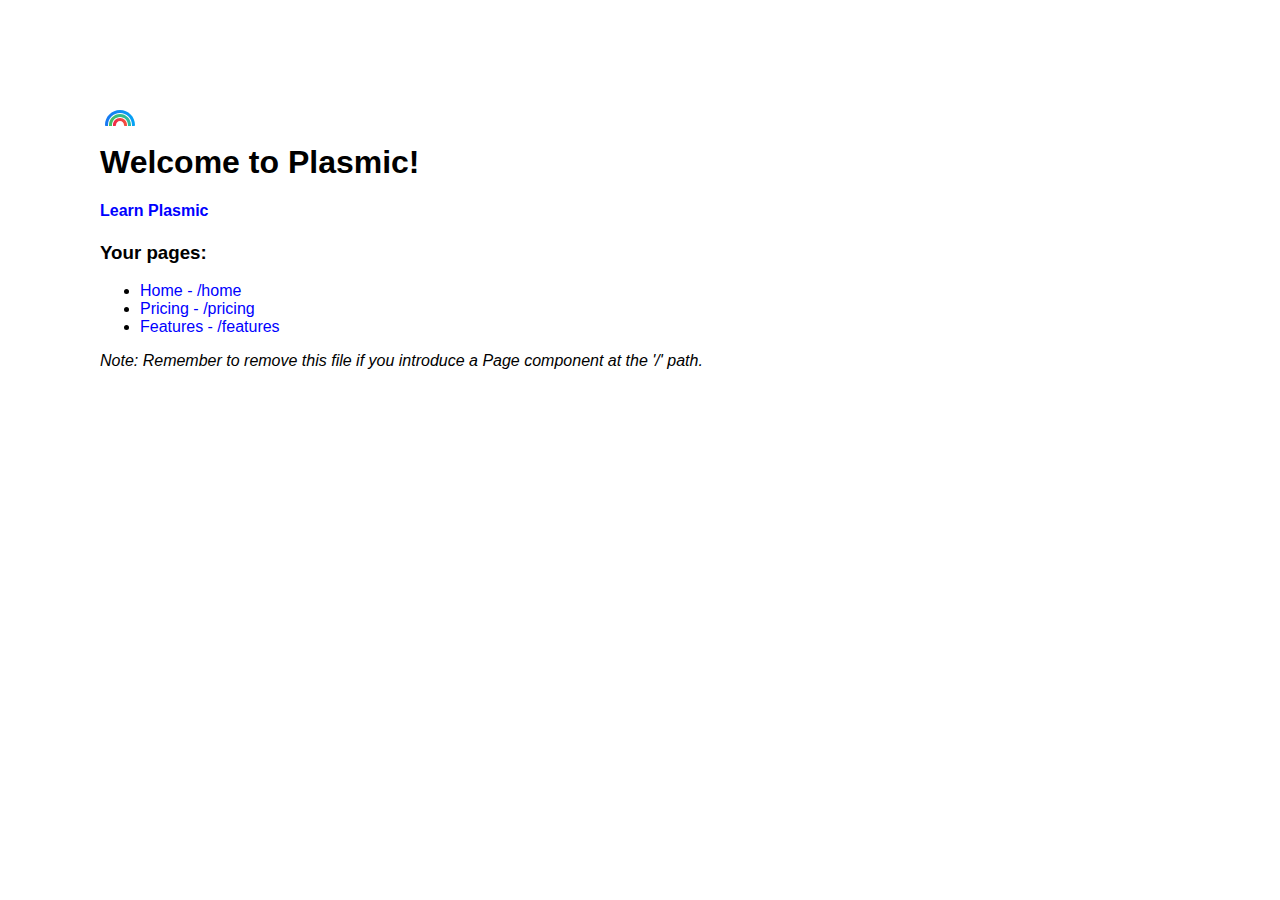
<file: index.html>
<!DOCTYPE html><html><head><meta charSet="utf-8"/><meta name="viewport" content="width=device-width"/><meta name="next-head-count" content="2"/><link rel="preload" href="/_next/static/css/381f5b9c92d1673af027.css" as="style"/><link rel="stylesheet" href="/_next/static/css/381f5b9c92d1673af027.css" data-n-g=""/><noscript data-n-css=""></noscript><link rel="preload" href="/_next/static/chunks/webpack-50bee04d1dc61f8adf5b.js" as="script"/><link rel="preload" href="/_next/static/chunks/framework.4b1beca48388539e3889.js" as="script"/><link rel="preload" href="/_next/static/chunks/9e31b281e9e483fd5c1de3005ca1d5b8e8a49f9b.cd27c04456718343fb32.js" as="script"/><link rel="preload" href="/_next/static/chunks/main-7ab601b6e2901e5fb3f2.js" as="script"/><link rel="preload" href="/_next/static/chunks/pages/_app-ca7354d9dff9a51b8a28.js" as="script"/><link rel="preload" href="/_next/static/chunks/pages/index-4e3bafcecd4b5c8c1d99.js" as="script"/></head><body><div id="__next"><div style="width:100%;padding:100px;align-content:center"><header><img src="[data-uri]" alt=""/><h1 style="margin:0">Welcome to Plasmic!</h1><h4><a style="color:blue" href="https://www.plasmic.app/learn/" target="_blank" rel="noopener noreferrer">Learn Plasmic</a></h4><h3>Your pages:</h3><ul><li><a style="color:blue" href="/home">Home - /home</a></li><li><a style="color:blue" href="/pricing">Pricing - /pricing</a></li><li><a style="color:blue" href="/features">Features - /features</a></li></ul><p><i>Note: Remember to remove this file if you introduce a Page component at the &#x27;/&#x27; path.</i></p></header></div></div><script id="__NEXT_DATA__" type="application/json">{"props":{"pageProps":{}},"page":"/","query":{},"buildId":"69M2QJAL_UYuWEvdO4s-H","nextExport":true,"autoExport":true,"isFallback":false}</script><script nomodule="" src="/_next/static/chunks/polyfills-ff94e68042added27a93.js"></script><script src="/_next/static/chunks/webpack-50bee04d1dc61f8adf5b.js" async=""></script><script src="/_next/static/chunks/framework.4b1beca48388539e3889.js" async=""></script><script src="/_next/static/chunks/9e31b281e9e483fd5c1de3005ca1d5b8e8a49f9b.cd27c04456718343fb32.js" async=""></script><script src="/_next/static/chunks/main-7ab601b6e2901e5fb3f2.js" async=""></script><script src="/_next/static/chunks/pages/_app-ca7354d9dff9a51b8a28.js" async=""></script><script src="/_next/static/chunks/pages/index-4e3bafcecd4b5c8c1d99.js" async=""></script><script src="/_next/static/69M2QJAL_UYuWEvdO4s-H/_buildManifest.js" async=""></script><script src="/_next/static/69M2QJAL_UYuWEvdO4s-H/_ssgManifest.js" async=""></script></body></html>
</file>
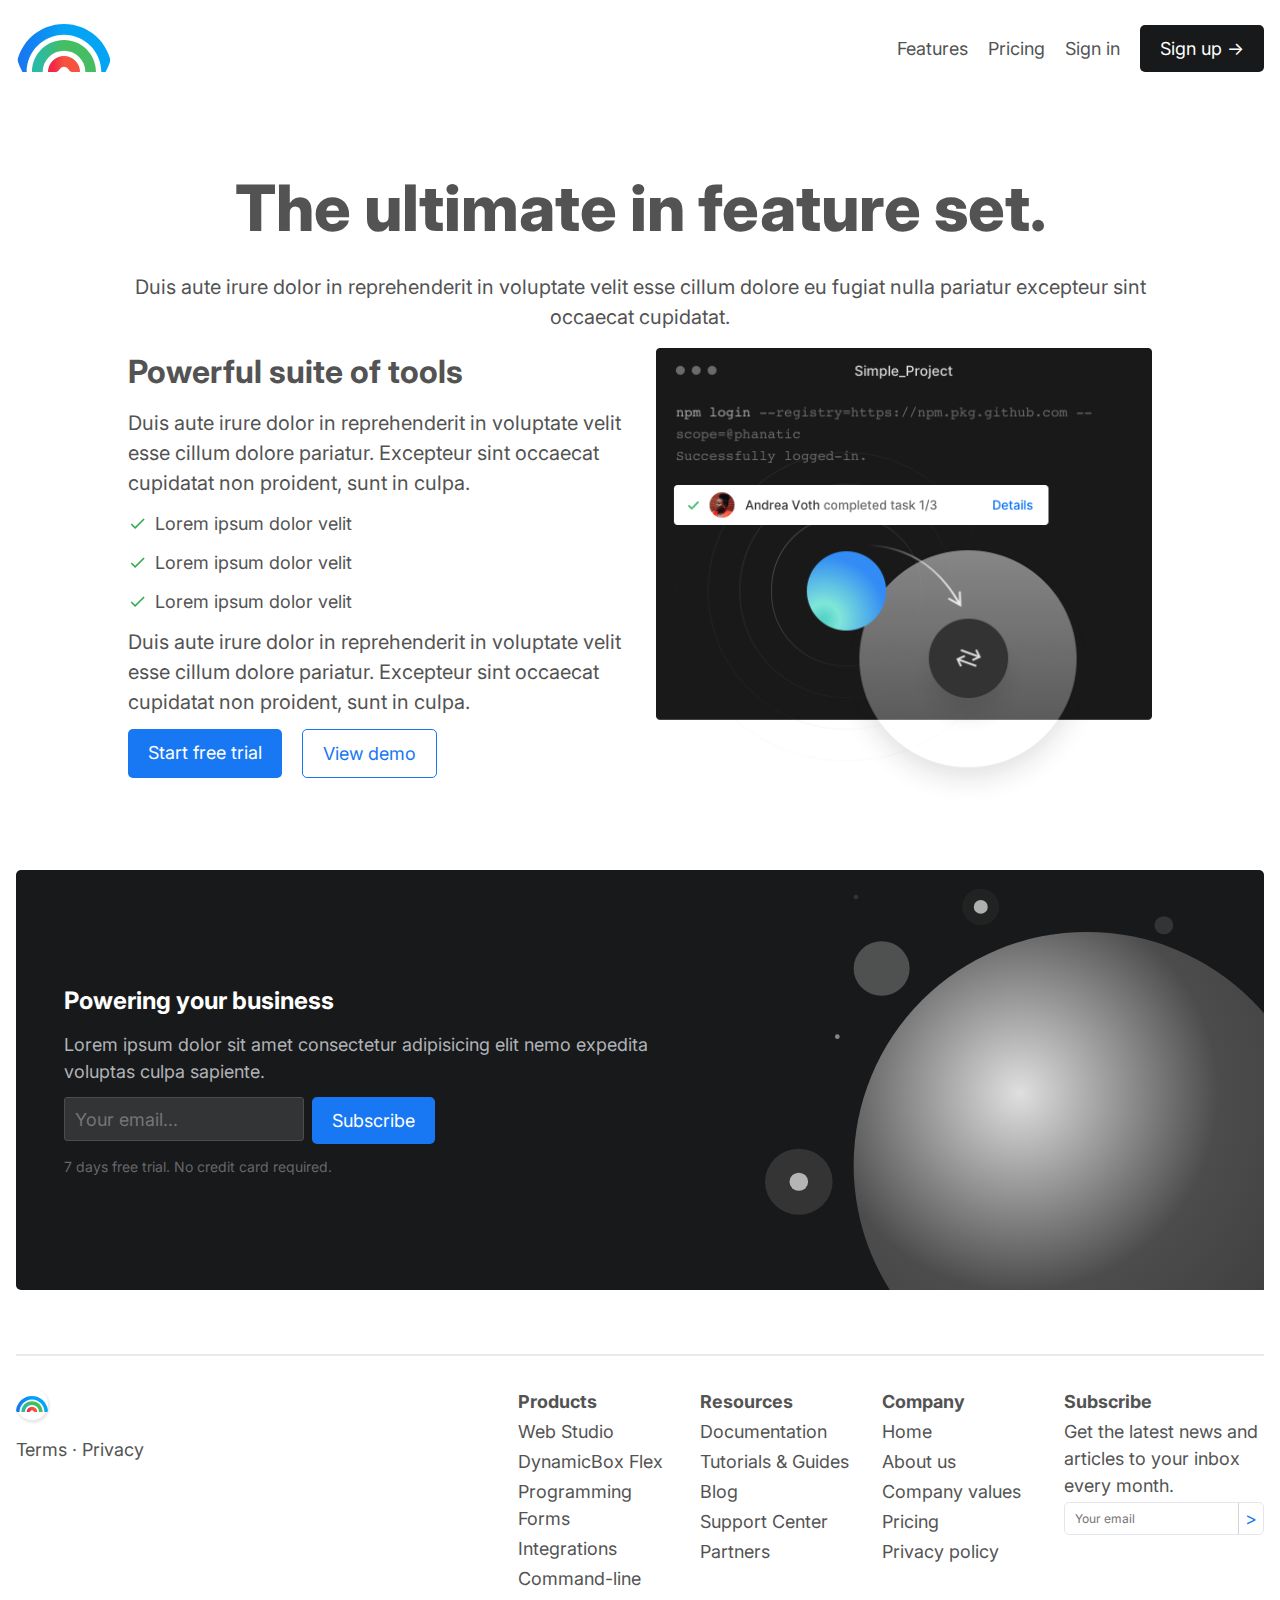
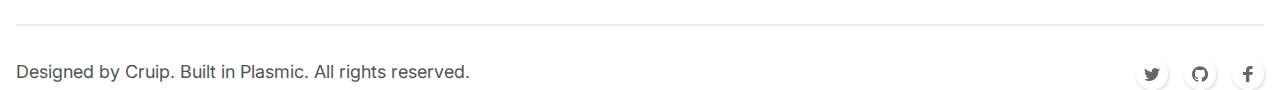
<file: features.html>
<!DOCTYPE html><html><head><meta name="viewport" content="width=device-width"/><meta charSet="utf-8"/><title></title><meta name="next-head-count" content="3"/><link rel="preload" href="/_next/static/css/381f5b9c92d1673af027.css" as="style"/><link rel="stylesheet" href="/_next/static/css/381f5b9c92d1673af027.css" data-n-g=""/><link rel="preload" href="/_next/static/css/8874b90ed3b4cb073b2c.css" as="style"/><link rel="stylesheet" href="/_next/static/css/8874b90ed3b4cb073b2c.css" data-n-p=""/><link rel="preload" href="/_next/static/css/77cbb32582b728e3492f.css" as="style"/><link rel="stylesheet" href="/_next/static/css/77cbb32582b728e3492f.css" data-n-p=""/><noscript data-n-css=""></noscript><link rel="preload" href="/_next/static/chunks/webpack-50bee04d1dc61f8adf5b.js" as="script"/><link rel="preload" href="/_next/static/chunks/framework.4b1beca48388539e3889.js" as="script"/><link rel="preload" href="/_next/static/chunks/9e31b281e9e483fd5c1de3005ca1d5b8e8a49f9b.cd27c04456718343fb32.js" as="script"/><link rel="preload" href="/_next/static/chunks/main-7ab601b6e2901e5fb3f2.js" as="script"/><link rel="preload" href="/_next/static/chunks/pages/_app-ca7354d9dff9a51b8a28.js" as="script"/><link rel="preload" href="/_next/static/chunks/2177afb59dcb9c871f99122d6ced36597db6307f.416c6e6973df58601ffb.js" as="script"/><link rel="preload" href="/_next/static/chunks/2177afb59dcb9c871f99122d6ced36597db6307f_CSS.0a0b70788b6411282e55.js" as="script"/><link rel="preload" href="/_next/static/chunks/pages/features-8808cfc76587a986f823.js" as="script"/></head><body><div id="__next"><div class="plasmic__default_style_plasmic_page_wrapper__17wzu"><div class="plasmic__default_style_all__1QizC plasmic_simple_light_landing_page_root_reset__2R0F4 PlasmicFeatures_root__3iSFn"><div class="plasmic__default_style_all__1QizC PlasmicFeatures_box__l1Gvh__29S1P"><div class="__wab_flex-container"><div class="plasmic__default_style_all__1QizC plasmic_simple_light_landing_page_root_reset__2R0F4 PlasmicHeader_root__3_c7V __wab_instance PlasmicFeatures_header__dvoxS"><div class="plasmic__default_style_all__1QizC plasmic_simple_light_landing_page_root_reset__2R0F4 PlasmicAvatar_root__1FCY7 __wab_instance PlasmicHeader_avatar__33y-5"><svg xmlns="http://www.w3.org/2000/svg" fill="none" viewBox="0 0 36 18" class="plasmic-default__svg plasmic__default_style_all__1QizC PlasmicHeader_svg__21FX5 plasmic-default__svg plasmic__default_style-module--all--1FsbA PlasmicAuthorBio-module--svg--1OtID" height="1em" width="1em" role="img"><path fill="url(#CuJNbcw3Ka)" d="M2 18C.895 18-.012 17.101.11 16.003 1.103 7.002 8.734 0 18 0s16.897 7.002 17.89 16.003C36.013 17.101 35.106 18 34 18h-2c0-7.732-6.268-14-14-14S4 10.268 4 18H2z" clip-rule="evenodd" fill-rule="evenodd"></path><path fill="url(#CuJNbcw3Kb)" d="M6 18c0-6.627 5.373-12 12-12s12 5.373 12 12h-4a8 8 0 10-16 0H6z" clip-rule="evenodd" fill-rule="evenodd"></path><path fill="url(#CuJNbcw3Kc)" d="M12 18a6 6 0 0112 0h-3c-.552 0-.98-.474-1.244-.959a2 2 0 00-3.512 0c-.265.485-.692.959-1.244.959h-3z" clip-rule="evenodd" fill-rule="evenodd"></path><defs><linearGradient gradientUnits="userSpaceOnUse" y2="18" x2="18" y1="18" x1="1.977" id="CuJNbcw3Ka"><stop stop-color="#1877F2"></stop><stop stop-color="#04A4F4" offset="1"></stop></linearGradient><linearGradient gradientUnits="userSpaceOnUse" y2="18" x2="18" y1="18" x1="7.968" id="CuJNbcw3Kb"><stop stop-color="#2ABBA7"></stop><stop stop-color="#45BD62" offset="1"></stop></linearGradient><linearGradient gradientUnits="userSpaceOnUse" y2="18" x2="18" y1="18" x1="13.953" id="CuJNbcw3Kc"><stop stop-color="#F02849"></stop><stop stop-color="#F5533D" offset="1"></stop></linearGradient></defs></svg></div><div class="plasmic__default_style_all__1QizC PlasmicHeader_box__1PX84"><div class="__wab_flex-container"><a class="plasmic__default_style_all__1QizC plasmic_simple_light_landing_page_root_reset__2R0F4 PlasmicLinkButton_root__2Deqp PlasmicLinkButton_root__type_small__2eEid __wab_instance PlasmicHeader_linkButton__dRkrx__1Dkc2" href="/features"><div class="__wab_slot-string-wrapper">Features</div></a><a class="plasmic__default_style_all__1QizC plasmic_simple_light_landing_page_root_reset__2R0F4 PlasmicLinkButton_root__2Deqp PlasmicLinkButton_root__type_small__2eEid __wab_instance PlasmicHeader_linkButton__gImG__narDV" href="/pricing"><div class="__wab_slot-string-wrapper">Pricing</div></a><a class="plasmic__default_style_all__1QizC plasmic_simple_light_landing_page_root_reset__2R0F4 PlasmicLinkButton_root__2Deqp PlasmicLinkButton_root__type_small__2eEid __wab_instance PlasmicHeader_linkButton__gHwN__1VMjA" href="/features#"><div class="__wab_slot-string-wrapper">Sign in</div></a><a class="plasmic__default_style_all__1QizC plasmic_simple_light_landing_page_root_reset__2R0F4 PlasmicLinkButton_root__2Deqp PlasmicLinkButton_root__type_solidBlack__GGGlm __wab_instance PlasmicHeader_linkButton__jq9G__2LLAq" href="/features#"><div class="__wab_slot PlasmicLinkButton_slotText__type_solidBlack__1LWCl"><div class="__wab_slot-string-wrapper">Sign up -&gt;</div></div></a></div></div></div><div class="plasmic__default_style_all__1QizC plasmic_simple_light_landing_page_root_reset__2R0F4 PlasmicSection_root__3xlrN __wab_instance PlasmicFeatures_section__3aNIg"><div class="__wab_flex-container"><div class="__wab_slot PlasmicSection_slotTitle__2l4Xp"><div class="__wab_slot-string-wrapper">The ultimate in feature set.</div></div><div class="__wab_slot PlasmicSection_slotSubtitle__HIDdj"><div class="plasmic__default_style_all__1QizC plasmic__default_style___wab_text__1BDc3">Duis aute irure dolor in reprehenderit in voluptate velit esse cillum dolore eu fugiat nulla pariatur excepteur sint occaecat cupidatat.</div><div class="plasmic__default_style_all__1QizC PlasmicFeatures_box__aAfLk__9jY5Z"><div class="__wab_flex-container"><div class="plasmic__default_style_all__1QizC PlasmicFeatures_box__f3VG__3rj5A"><div class="__wab_flex-container"><div class="plasmic__default_style_all__1QizC plasmic__default_style___wab_text__1BDc3 PlasmicFeatures_box__ye0As__2sQwR">Powerful suite of tools</div><div class="plasmic__default_style_all__1QizC plasmic__default_style___wab_text__1BDc3 PlasmicFeatures_box__alLp__2MCnx">Duis aute irure dolor in reprehenderit in voluptate velit esse cillum dolore pariatur. Excepteur sint occaecat cupidatat non proident, sunt in culpa.</div><div class="plasmic__default_style_all__1QizC plasmic_simple_light_landing_page_root_reset__2R0F4 PlasmicBullet_root__3u6cg __wab_instance PlasmicFeatures_bullet__hscQx__3NtPK"><div class="__wab_flex-container"><svg xmlns="http://www.w3.org/2000/svg" viewBox="0 0 24 24" height="1em" width="1em" style="fill:currentcolor" class="plasmic-default__svg plasmic__default_style_all__1QizC PlasmicBullet_svg__x_Pw3" role="img"><path d="M0 0h24v24H0z" fill="none"></path><path d="M9 16.2L4.8 12l-1.4 1.4L9 19 21 7l-1.4-1.4L9 16.2z"></path></svg><div class="__wab_slot-string-wrapper">Lorem ipsum dolor velit</div></div></div><div class="plasmic__default_style_all__1QizC plasmic_simple_light_landing_page_root_reset__2R0F4 PlasmicBullet_root__3u6cg __wab_instance PlasmicFeatures_bullet__bagfP__19bIf"><div class="__wab_flex-container"><svg xmlns="http://www.w3.org/2000/svg" viewBox="0 0 24 24" height="1em" width="1em" style="fill:currentcolor" class="plasmic-default__svg plasmic__default_style_all__1QizC PlasmicBullet_svg__x_Pw3" role="img"><path d="M0 0h24v24H0z" fill="none"></path><path d="M9 16.2L4.8 12l-1.4 1.4L9 19 21 7l-1.4-1.4L9 16.2z"></path></svg><div class="__wab_slot-string-wrapper">Lorem ipsum dolor velit</div></div></div><div class="plasmic__default_style_all__1QizC plasmic_simple_light_landing_page_root_reset__2R0F4 PlasmicBullet_root__3u6cg __wab_instance PlasmicFeatures_bullet__rG0Lt__tq_xd"><div class="__wab_flex-container"><svg xmlns="http://www.w3.org/2000/svg" viewBox="0 0 24 24" height="1em" width="1em" style="fill:currentcolor" class="plasmic-default__svg plasmic__default_style_all__1QizC PlasmicBullet_svg__x_Pw3" role="img"><path d="M0 0h24v24H0z" fill="none"></path><path d="M9 16.2L4.8 12l-1.4 1.4L9 19 21 7l-1.4-1.4L9 16.2z"></path></svg><div class="__wab_slot-string-wrapper">Lorem ipsum dolor velit</div></div></div><div class="plasmic__default_style_all__1QizC plasmic__default_style___wab_text__1BDc3 PlasmicFeatures_box__bwOp6__3sfdA">Duis aute irure dolor in reprehenderit in voluptate velit esse cillum dolore pariatur. Excepteur sint occaecat cupidatat non proident, sunt in culpa.</div><div class="plasmic__default_style_all__1QizC PlasmicFeatures_box__cRv3__2fL1a"><div class="__wab_flex-container"><a class="plasmic__default_style_all__1QizC plasmic_simple_light_landing_page_root_reset__2R0F4 PlasmicLinkButton_root__2Deqp PlasmicLinkButton_root__type_solidBlue__255BF" href="/features#"><div class="__wab_slot PlasmicLinkButton_slotText__type_solidBlue__why1t"><div class="__wab_slot-string-wrapper">Start free trial</div></div></a><a class="plasmic__default_style_all__1QizC plasmic_simple_light_landing_page_root_reset__2R0F4 PlasmicLinkButton_root__2Deqp PlasmicLinkButton_root__type_outlineBlue__ds0Ci" href="/features#"><div class="__wab_slot PlasmicLinkButton_slotText__type_outlineBlue___9cU0"><div class="__wab_slot-string-wrapper">View demo</div></div></a></div></div></div></div><div class="plasmic__default_style_all__1QizC PlasmicFeatures_box__ui4X8__H_DFQ"><img alt="" class="plasmic__default_style_img__3g8in plasmic__default_style_all__1QizC PlasmicFeatures_img__cmnTl__OUAEQ" role="img" src="/plasmic/simple_light_landing_page/images/simpleProject.png"/><img alt="" class="plasmic__default_style_img__3g8in plasmic__default_style_all__1QizC PlasmicFeatures_img___3O9Es__1186X" role="img" src="/plasmic/simple_light_landing_page/images/task.png"/></div></div></div></div></div></div><div class="plasmic__default_style_all__1QizC plasmic_simple_light_landing_page_root_reset__2R0F4 PlasmicHomeCta_root__1FInr __wab_instance PlasmicFeatures_homeCta__21RaB"><div class="plasmic__default_style_all__1QizC PlasmicHomeCta_box__uxpD8__2CfJa"><div class="__wab_flex-container"><div class="plasmic__default_style_all__1QizC plasmic__default_style___wab_text__1BDc3 PlasmicHomeCta_box__iNnEg__3hzxv">Powering your business</div><div class="plasmic__default_style_all__1QizC plasmic__default_style___wab_text__1BDc3 PlasmicHomeCta_box___1QBct__3uIfL">Lorem ipsum dolor sit amet consectetur adipisicing elit nemo expedita voluptas culpa sapiente.</div><div class="plasmic__default_style_all__1QizC PlasmicHomeCta_box__wLnEc__3imvJ"><div class="__wab_flex-container"><input type="text" class="plasmic__default_style_input__1SIfv plasmic__default_style_all__1QizC PlasmicHomeCta_textbox__3S1aQ" placeholder="Your email..." size="1"/><a class="plasmic__default_style_all__1QizC plasmic_simple_light_landing_page_root_reset__2R0F4 PlasmicLinkButton_root__2Deqp PlasmicLinkButton_root__type_solidBlue__255BF __wab_instance PlasmicHomeCta_linkButton__3jlwb" href="/features#"><div class="__wab_slot PlasmicLinkButton_slotText__type_solidBlue__why1t"><div class="__wab_slot-string-wrapper">Subscribe</div></div></a></div></div><div class="plasmic__default_style_all__1QizC plasmic__default_style___wab_text__1BDc3 PlasmicHomeCta_box__z1VdB__2vS8c">7 days free trial. No credit card required.</div></div></div><div class="plasmic__default_style_all__1QizC PlasmicHomeCta_box__i9Fga__3YXnK"><svg xmlns="http://www.w3.org/2000/svg" viewBox="0 0 428 328" height="1em" width="1em" class="plasmic-default__svg plasmic__default_style_all__1QizC PlasmicHomeCta_svg__1YWhY" role="img"><defs><radialGradient cx="35.542%" cy="34.553%" fx="35.542%" fy="34.553%" r="96.031%" id="FftVK5nZ1a"><stop stop-color="#DFDFDF" offset="0%"></stop><stop stop-color="#4C4C4C" offset="44.317%"></stop><stop stop-color="#333" offset="100%"></stop></radialGradient></defs><g fill="none" fill-rule="evenodd"><g fill="#FFF"><ellipse fill-opacity=".04" cx="185" cy="15.576" rx="16" ry="15.576"></ellipse><ellipse fill-opacity=".24" cx="100" cy="68.402" rx="24" ry="23.364"></ellipse><ellipse fill-opacity=".12" cx="29" cy="251.231" rx="29" ry="28.231"></ellipse><ellipse fill-opacity=".64" cx="29" cy="251.231" rx="8" ry="7.788"></ellipse><ellipse fill-opacity=".12" cx="342" cy="31.303" rx="8" ry="7.788"></ellipse><ellipse fill-opacity=".48" cx="62" cy="126.811" rx="2" ry="1.947"></ellipse><ellipse fill-opacity=".12" cx="78" cy="7.072" rx="2" ry="1.947"></ellipse><ellipse fill-opacity=".64" cx="185" cy="15.576" rx="6" ry="5.841"></ellipse></g><circle fill="url(#FftVK5nZ1a)" cx="276" cy="237" r="200"></circle></g></svg></div></div><div class="plasmic__default_style_all__1QizC plasmic_simple_light_landing_page_root_reset__2R0F4 PlasmicFooter_root__c_ceT __wab_instance PlasmicFeatures_footer__JhXzz"><div class="__wab_flex-container"><div class="plasmic__default_style_all__1QizC PlasmicFooter_box__zm12__S2gwa"></div><div class="plasmic__default_style_all__1QizC PlasmicFooter_box__tipbQ__2e113"><div class="__wab_flex-container"><div class="plasmic__default_style_all__1QizC PlasmicFooter_box__s5D2U__12Rf8"><div class="__wab_flex-container"><div class="plasmic__default_style_all__1QizC plasmic_simple_light_landing_page_root_reset__2R0F4 PlasmicIconLink_root__2Fs_R __wab_instance PlasmicFooter_iconLink__j7Ts__1Spos"><div class="plasmic__default_style_all__1QizC PlasmicIconLink_box__19FBU"><div class="__wab_slot PlasmicIconLink_slotIcon__6gkym"><svg xmlns="http://www.w3.org/2000/svg" fill="none" viewBox="0 0 36 18" class="plasmic-default__svg plasmic__default_style_all__1QizC PlasmicFooter_svg__ykZ4O__1Kfrc plasmic-default__svg plasmic__default_style-module--all--1FsbA PlasmicAuthorBio-module--svg--1OtID" height="1em" width="1em" role="img"><path fill="url(#CuJNbcw3Ka)" d="M2 18C.895 18-.012 17.101.11 16.003 1.103 7.002 8.734 0 18 0s16.897 7.002 17.89 16.003C36.013 17.101 35.106 18 34 18h-2c0-7.732-6.268-14-14-14S4 10.268 4 18H2z" clip-rule="evenodd" fill-rule="evenodd"></path><path fill="url(#CuJNbcw3Kb)" d="M6 18c0-6.627 5.373-12 12-12s12 5.373 12 12h-4a8 8 0 10-16 0H6z" clip-rule="evenodd" fill-rule="evenodd"></path><path fill="url(#CuJNbcw3Kc)" d="M12 18a6 6 0 0112 0h-3c-.552 0-.98-.474-1.244-.959a2 2 0 00-3.512 0c-.265.485-.692.959-1.244.959h-3z" clip-rule="evenodd" fill-rule="evenodd"></path><defs><linearGradient gradientUnits="userSpaceOnUse" y2="18" x2="18" y1="18" x1="1.977" id="CuJNbcw3Ka"><stop stop-color="#1877F2"></stop><stop stop-color="#04A4F4" offset="1"></stop></linearGradient><linearGradient gradientUnits="userSpaceOnUse" y2="18" x2="18" y1="18" x1="7.968" id="CuJNbcw3Kb"><stop stop-color="#2ABBA7"></stop><stop stop-color="#45BD62" offset="1"></stop></linearGradient><linearGradient gradientUnits="userSpaceOnUse" y2="18" x2="18" y1="18" x1="13.953" id="CuJNbcw3Kc"><stop stop-color="#F02849"></stop><stop stop-color="#F5533D" offset="1"></stop></linearGradient></defs></svg></div></div></div><div class="plasmic__default_style_all__1QizC PlasmicFooter_box__qv7Sf__3_Z0V"><a class="plasmic__default_style_all__1QizC plasmic__default_style___wab_text__1BDc3 PlasmicFooter_link__lpH0T__3CVSg" href="/features#">Terms</a><div class="plasmic__default_style_all__1QizC plasmic__default_style___wab_text__1BDc3 PlasmicFooter_box__hq8Fo__2K7Kw"> · </div><a class="plasmic__default_style_all__1QizC plasmic__default_style___wab_text__1BDc3 PlasmicFooter_link__lUrku__3J5La" href="/features#">Privacy</a></div></div></div><div class="plasmic__default_style_all__1QizC PlasmicFooter_box__fr9MY__3ZVqw"><div class="__wab_flex-container"><div class="plasmic__default_style_all__1QizC PlasmicFooter_box__lV85__1d9DE"><div class="__wab_flex-container"><div class="plasmic__default_style_all__1QizC plasmic__default_style___wab_text__1BDc3 PlasmicFooter_box__ktKk__2wnbP">Products</div><a class="plasmic__default_style_all__1QizC plasmic__default_style___wab_text__1BDc3 PlasmicFooter_link___2UnLv__1qBZE" href="/features#">Web Studio</a><a class="plasmic__default_style_all__1QizC plasmic__default_style___wab_text__1BDc3 PlasmicFooter_link__gpwVy__3dlXS" href="/features#">DynamicBox Flex</a><a class="plasmic__default_style_all__1QizC plasmic__default_style___wab_text__1BDc3 PlasmicFooter_link___3VRl7__3jmLm" href="/features#">Programming Forms</a><a class="plasmic__default_style_all__1QizC plasmic__default_style___wab_text__1BDc3 PlasmicFooter_link__xb9Aw__3ecTz" href="/features#">Integrations</a><a class="plasmic__default_style_all__1QizC plasmic__default_style___wab_text__1BDc3 PlasmicFooter_link__ddqBm__35DUv" href="/features#">Command-line</a></div></div><div class="plasmic__default_style_all__1QizC PlasmicFooter_box__balTh__1-6SJ"><div class="__wab_flex-container"><div class="plasmic__default_style_all__1QizC plasmic__default_style___wab_text__1BDc3 PlasmicFooter_box___1N9LO__2kw0F">Resources</div><a class="plasmic__default_style_all__1QizC plasmic__default_style___wab_text__1BDc3 PlasmicFooter_link__mlJqY__1erkq" href="/features#">Documentation</a><a class="plasmic__default_style_all__1QizC plasmic__default_style___wab_text__1BDc3 PlasmicFooter_link__xPmtG__2ST4x" href="/features#">Tutorials &amp; Guides</a><a class="plasmic__default_style_all__1QizC plasmic__default_style___wab_text__1BDc3 PlasmicFooter_link__ln93__WToDY" href="/features#">Blog</a><a class="plasmic__default_style_all__1QizC plasmic__default_style___wab_text__1BDc3 PlasmicFooter_link__mTUbE__3NRWx" href="/features#">Support Center</a><a class="plasmic__default_style_all__1QizC plasmic__default_style___wab_text__1BDc3 PlasmicFooter_link__lmK4A__ebMua" href="/features#">Partners</a></div></div><div class="plasmic__default_style_all__1QizC PlasmicFooter_box__gYm78__3JICZ"><div class="__wab_flex-container"><div class="plasmic__default_style_all__1QizC plasmic__default_style___wab_text__1BDc3 PlasmicFooter_box__iiVVs__2o-MW">Company</div><a class="plasmic__default_style_all__1QizC plasmic__default_style___wab_text__1BDc3 PlasmicFooter_link__ou2Y9__Ae_hK" href="/features#">Home</a><a class="plasmic__default_style_all__1QizC plasmic__default_style___wab_text__1BDc3 PlasmicFooter_link__bjy__2MhTe" href="/features#">About us</a><a class="plasmic__default_style_all__1QizC plasmic__default_style___wab_text__1BDc3 PlasmicFooter_link__juLae__2jbGe" href="/features#">Company values</a><a class="plasmic__default_style_all__1QizC plasmic__default_style___wab_text__1BDc3 PlasmicFooter_link__xCFx__oCUBP" href="/features#">Pricing</a><a class="plasmic__default_style_all__1QizC plasmic__default_style___wab_text__1BDc3 PlasmicFooter_link___4O1NL__Ezilu" href="/features#">Privacy policy</a></div></div><div class="plasmic__default_style_all__1QizC PlasmicFooter_box__kjT9L__1Yz86"><div class="__wab_flex-container"><div class="plasmic__default_style_all__1QizC plasmic__default_style___wab_text__1BDc3 PlasmicFooter_box__pTm5O__27ibF">Subscribe</div><div class="plasmic__default_style_all__1QizC plasmic__default_style___wab_text__1BDc3 PlasmicFooter_box__v0GPj__2g526">Get the latest news and articles to your inbox every month.</div><div class="plasmic__default_style_all__1QizC PlasmicFooter_box__yKvAt__RNHIm"><input type="text" class="plasmic__default_style_input__1SIfv plasmic__default_style_all__1QizC PlasmicFooter_textbox__3fFrw" placeholder="Your email" size="1"/><button class="plasmic__default_style_button__3IN4h plasmic__default_style_all__1QizC plasmic__default_style___wab_text__1BDc3 PlasmicFooter_button__mgI5H">&gt;</button></div></div></div></div></div></div></div><div class="plasmic__default_style_all__1QizC PlasmicFooter_box___882BE__8mh0o"></div><div class="plasmic__default_style_all__1QizC PlasmicFooter_box__zaue__2sSdR"><div class="__wab_passthrough"><div class="plasmic__default_style_all__1QizC PlasmicFooter_box__czFx3__3C_7i"><a class="plasmic__default_style_all__1QizC plasmic__default_style___wab_text__1BDc3 PlasmicFooter_link__vE7Yc__3XNeW" href="https://cruip.com/">Designed by Cruip. </a><a class="plasmic__default_style_all__1QizC plasmic__default_style___wab_text__1BDc3 PlasmicFooter_link__laJ2O__3sz6P" href="https://www.plasmic.app/">Built in Plasmic. </a><div class="plasmic__default_style_all__1QizC plasmic__default_style___wab_text__1BDc3 PlasmicFooter_box__sW1Xl__1Q5IS">All rights reserved.</div></div><div class="plasmic__default_style_all__1QizC PlasmicFooter_box__vphXl__3_lgT"><div class="__wab_flex-container"><div class="plasmic__default_style_all__1QizC plasmic_simple_light_landing_page_root_reset__2R0F4 PlasmicIconLink_root__2Fs_R __wab_instance PlasmicFooter_iconLink__uDxSi__1sKVt"><div class="plasmic__default_style_all__1QizC PlasmicIconLink_box__19FBU"><div class="__wab_slot PlasmicIconLink_slotIcon__6gkym"><svg xmlns="http://www.w3.org/2000/svg" class="plasmic-default__svg plasmic__default_style_all__1QizC PlasmicFooter_svg__y4Km__2goMb w-8 h-8 fill-current" viewBox="0 0 32 32" height="1em" width="1em" style="fill:currentcolor" role="img"><path d="M24 11.5c-.6.3-1.2.4-1.9.5.7-.4 1.2-1 1.4-1.8-.6.4-1.3.6-2.1.8-.6-.6-1.5-1-2.4-1-1.7 0-3.2 1.5-3.2 3.3 0 .3 0 .5.1.7-2.7-.1-5.2-1.4-6.8-3.4-.3.5-.4 1-.4 1.7 0 1.1.6 2.1 1.5 2.7-.5 0-1-.2-1.5-.4 0 1.6 1.1 2.9 2.6 3.2-.3.1-.6.1-.9.1-.2 0-.4 0-.6-.1.4 1.3 1.6 2.3 3.1 2.3-1.1.9-2.5 1.4-4.1 1.4H8c1.5.9 3.2 1.5 5 1.5 6 0 9.3-5 9.3-9.3v-.4c.7-.5 1.3-1.1 1.7-1.8z"></path></svg></div></div></div><div class="plasmic__default_style_all__1QizC plasmic_simple_light_landing_page_root_reset__2R0F4 PlasmicIconLink_root__2Fs_R __wab_instance PlasmicFooter_iconLink__w7NE__-yq8K"><div class="plasmic__default_style_all__1QizC PlasmicIconLink_box__19FBU"><div class="__wab_slot PlasmicIconLink_slotIcon__6gkym"><svg xmlns="http://www.w3.org/2000/svg" class="plasmic-default__svg plasmic__default_style_all__1QizC PlasmicFooter_svg__hdozx__1VpWG w-8 h-8 fill-current" viewBox="0 0 32 32" height="1em" width="1em" style="fill:currentcolor" role="img"><path d="M16 8.2c-4.4 0-8 3.6-8 8 0 3.5 2.3 6.5 5.5 7.6.4.1.5-.2.5-.4V22c-2.2.5-2.7-1-2.7-1-.4-.9-.9-1.2-.9-1.2-.7-.5.1-.5.1-.5.8.1 1.2.8 1.2.8.7 1.3 1.9.9 2.3.7.1-.5.3-.9.5-1.1-1.8-.2-3.6-.9-3.6-4 0-.9.3-1.6.8-2.1-.1-.2-.4-1 .1-2.1 0 0 .7-.2 2.2.8.6-.2 1.3-.3 2-.3s1.4.1 2 .3c1.5-1 2.2-.8 2.2-.8.4 1.1.2 1.9.1 2.1.5.6.8 1.3.8 2.1 0 3.1-1.9 3.7-3.7 3.9.3.4.6.9.6 1.6v2.2c0 .2.1.5.6.4 3.2-1.1 5.5-4.1 5.5-7.6-.1-4.4-3.7-8-8.1-8z"></path></svg></div></div></div><div class="plasmic__default_style_all__1QizC plasmic_simple_light_landing_page_root_reset__2R0F4 PlasmicIconLink_root__2Fs_R __wab_instance PlasmicFooter_iconLink__wfth9__2hm-o"><div class="plasmic__default_style_all__1QizC PlasmicIconLink_box__19FBU"><div class="__wab_slot PlasmicIconLink_slotIcon__6gkym"><svg xmlns="http://www.w3.org/2000/svg" class="plasmic-default__svg plasmic__default_style_all__1QizC PlasmicFooter_svg__qptl__23MLI w-8 h-8 fill-current" viewBox="0 0 32 32" height="1em" width="1em" style="fill:currentcolor" role="img"><path d="M14.023 24L14 17h-3v-3h3v-2c0-2.7 1.672-4 4.08-4 1.153 0 2.144.086 2.433.124v2.821h-1.67c-1.31 0-1.563.623-1.563 1.536V14H21l-1 3h-2.72v7h-3.257z"></path></svg></div></div></div></div></div></div></div></div></div></div></div></div></div></div><script id="__NEXT_DATA__" type="application/json">{"props":{"pageProps":{}},"page":"/features","query":{},"buildId":"69M2QJAL_UYuWEvdO4s-H","nextExport":true,"autoExport":true,"isFallback":false}</script><script nomodule="" src="/_next/static/chunks/polyfills-ff94e68042added27a93.js"></script><script src="/_next/static/chunks/webpack-50bee04d1dc61f8adf5b.js" async=""></script><script src="/_next/static/chunks/framework.4b1beca48388539e3889.js" async=""></script><script src="/_next/static/chunks/9e31b281e9e483fd5c1de3005ca1d5b8e8a49f9b.cd27c04456718343fb32.js" async=""></script><script src="/_next/static/chunks/main-7ab601b6e2901e5fb3f2.js" async=""></script><script src="/_next/static/chunks/pages/_app-ca7354d9dff9a51b8a28.js" async=""></script><script src="/_next/static/chunks/2177afb59dcb9c871f99122d6ced36597db6307f.416c6e6973df58601ffb.js" async=""></script><script src="/_next/static/chunks/2177afb59dcb9c871f99122d6ced36597db6307f_CSS.0a0b70788b6411282e55.js" async=""></script><script src="/_next/static/chunks/pages/features-8808cfc76587a986f823.js" async=""></script><script src="/_next/static/69M2QJAL_UYuWEvdO4s-H/_buildManifest.js" async=""></script><script src="/_next/static/69M2QJAL_UYuWEvdO4s-H/_ssgManifest.js" async=""></script></body></html>
</file>
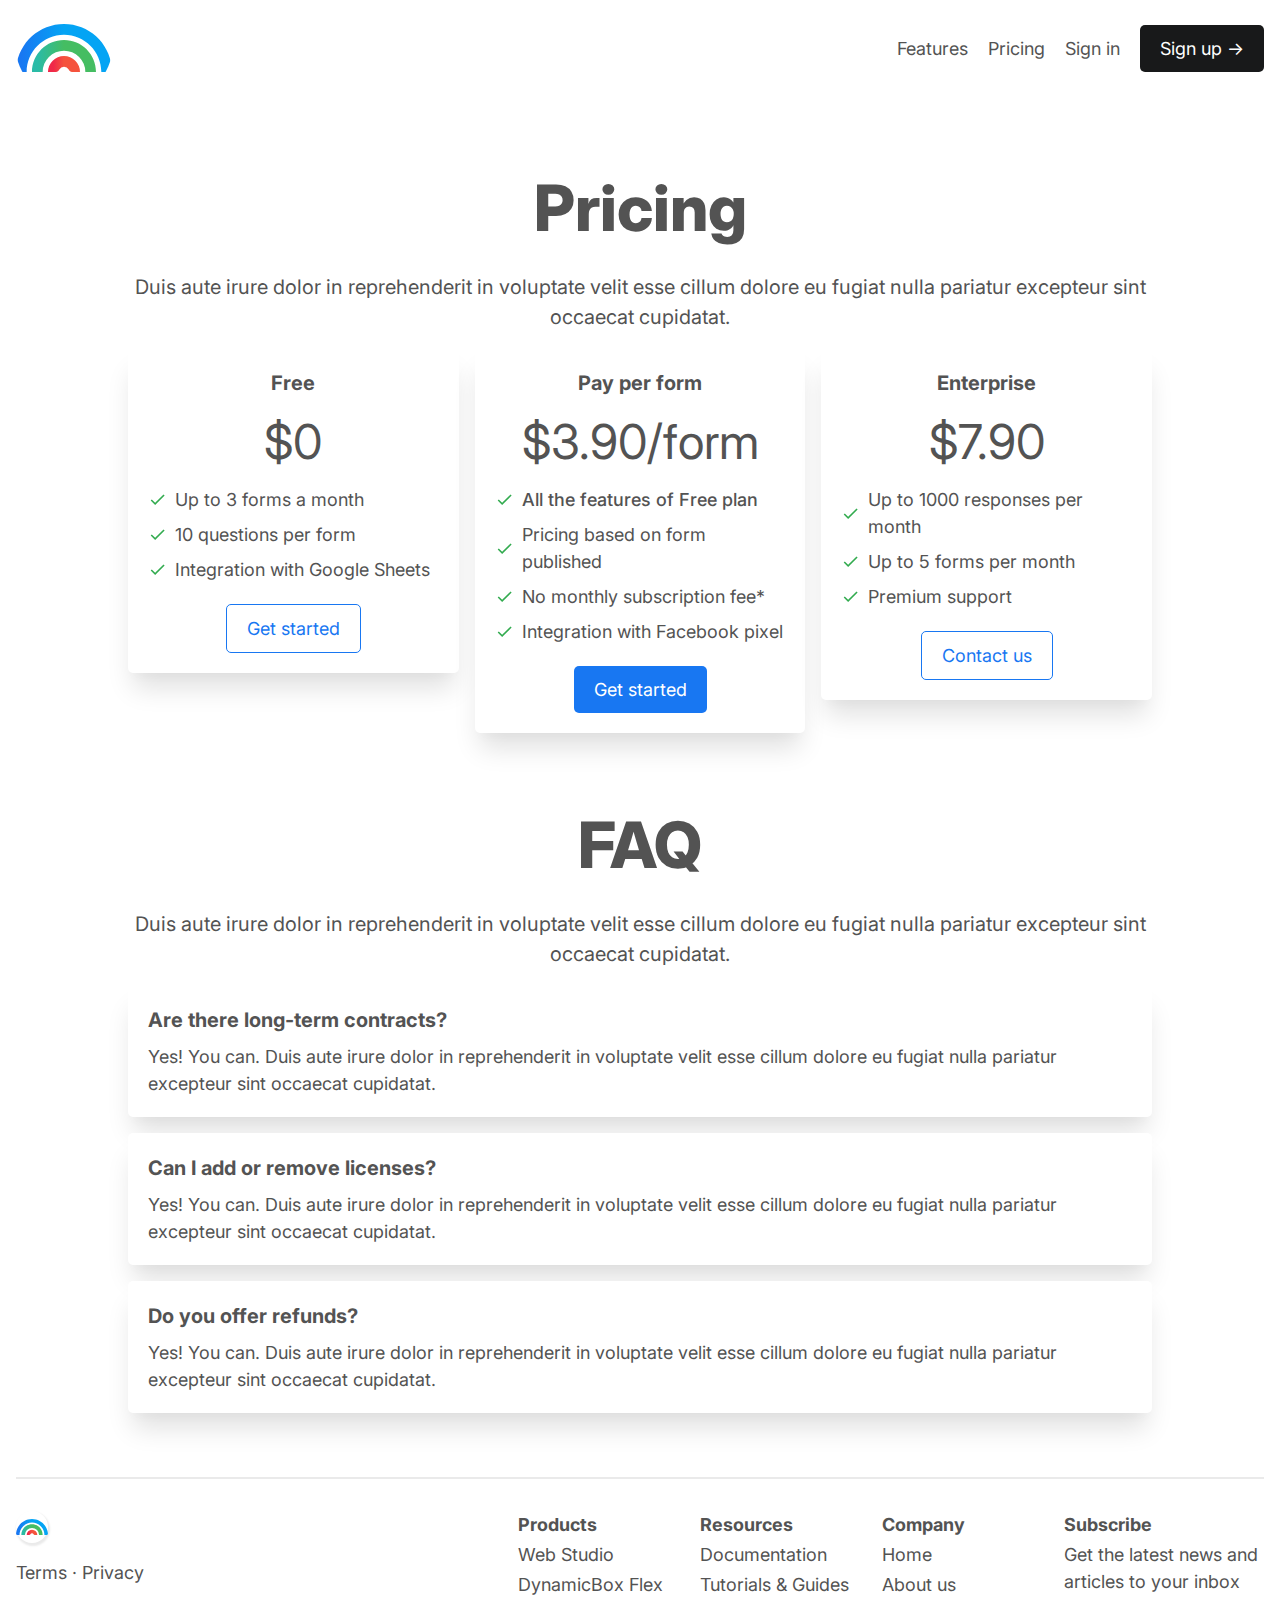
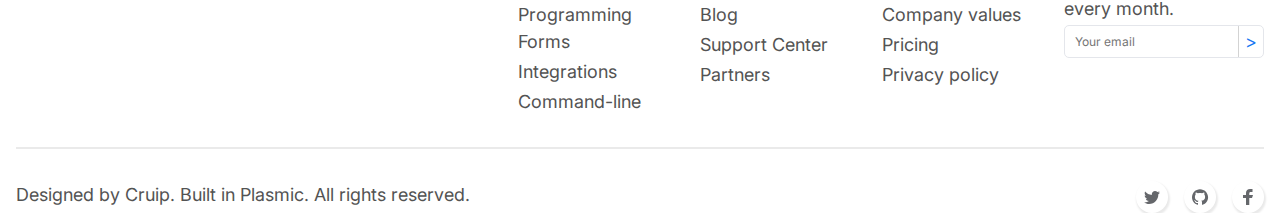
<file: pricing.html>
<!DOCTYPE html><html><head><meta name="viewport" content="width=device-width"/><meta charSet="utf-8"/><title></title><meta name="next-head-count" content="3"/><link rel="preload" href="/_next/static/css/381f5b9c92d1673af027.css" as="style"/><link rel="stylesheet" href="/_next/static/css/381f5b9c92d1673af027.css" data-n-g=""/><link rel="preload" href="/_next/static/css/8874b90ed3b4cb073b2c.css" as="style"/><link rel="stylesheet" href="/_next/static/css/8874b90ed3b4cb073b2c.css" data-n-p=""/><link rel="preload" href="/_next/static/css/bead8fa76a2062e4d39d.css" as="style"/><link rel="stylesheet" href="/_next/static/css/bead8fa76a2062e4d39d.css" data-n-p=""/><noscript data-n-css=""></noscript><link rel="preload" href="/_next/static/chunks/webpack-50bee04d1dc61f8adf5b.js" as="script"/><link rel="preload" href="/_next/static/chunks/framework.4b1beca48388539e3889.js" as="script"/><link rel="preload" href="/_next/static/chunks/9e31b281e9e483fd5c1de3005ca1d5b8e8a49f9b.cd27c04456718343fb32.js" as="script"/><link rel="preload" href="/_next/static/chunks/main-7ab601b6e2901e5fb3f2.js" as="script"/><link rel="preload" href="/_next/static/chunks/pages/_app-ca7354d9dff9a51b8a28.js" as="script"/><link rel="preload" href="/_next/static/chunks/2177afb59dcb9c871f99122d6ced36597db6307f.416c6e6973df58601ffb.js" as="script"/><link rel="preload" href="/_next/static/chunks/2177afb59dcb9c871f99122d6ced36597db6307f_CSS.0a0b70788b6411282e55.js" as="script"/><link rel="preload" href="/_next/static/chunks/pages/pricing-f1e69ba586c647afaad6.js" as="script"/></head><body><div id="__next"><div class="plasmic__default_style_plasmic_page_wrapper__17wzu"><div class="plasmic__default_style_all__1QizC plasmic_simple_light_landing_page_root_reset__2R0F4 PlasmicPricing_root__q9849"><div class="plasmic__default_style_all__1QizC PlasmicPricing_box__sdeMn__ny7js"><div class="__wab_flex-container"><div class="plasmic__default_style_all__1QizC plasmic_simple_light_landing_page_root_reset__2R0F4 PlasmicHeader_root__3_c7V __wab_instance PlasmicPricing_header__Fm1LF"><div class="plasmic__default_style_all__1QizC plasmic_simple_light_landing_page_root_reset__2R0F4 PlasmicAvatar_root__1FCY7 __wab_instance PlasmicHeader_avatar__33y-5"><svg xmlns="http://www.w3.org/2000/svg" fill="none" viewBox="0 0 36 18" class="plasmic-default__svg plasmic__default_style_all__1QizC PlasmicHeader_svg__21FX5 plasmic-default__svg plasmic__default_style-module--all--1FsbA PlasmicAuthorBio-module--svg--1OtID" height="1em" width="1em" role="img"><path fill="url(#CuJNbcw3Ka)" d="M2 18C.895 18-.012 17.101.11 16.003 1.103 7.002 8.734 0 18 0s16.897 7.002 17.89 16.003C36.013 17.101 35.106 18 34 18h-2c0-7.732-6.268-14-14-14S4 10.268 4 18H2z" clip-rule="evenodd" fill-rule="evenodd"></path><path fill="url(#CuJNbcw3Kb)" d="M6 18c0-6.627 5.373-12 12-12s12 5.373 12 12h-4a8 8 0 10-16 0H6z" clip-rule="evenodd" fill-rule="evenodd"></path><path fill="url(#CuJNbcw3Kc)" d="M12 18a6 6 0 0112 0h-3c-.552 0-.98-.474-1.244-.959a2 2 0 00-3.512 0c-.265.485-.692.959-1.244.959h-3z" clip-rule="evenodd" fill-rule="evenodd"></path><defs><linearGradient gradientUnits="userSpaceOnUse" y2="18" x2="18" y1="18" x1="1.977" id="CuJNbcw3Ka"><stop stop-color="#1877F2"></stop><stop stop-color="#04A4F4" offset="1"></stop></linearGradient><linearGradient gradientUnits="userSpaceOnUse" y2="18" x2="18" y1="18" x1="7.968" id="CuJNbcw3Kb"><stop stop-color="#2ABBA7"></stop><stop stop-color="#45BD62" offset="1"></stop></linearGradient><linearGradient gradientUnits="userSpaceOnUse" y2="18" x2="18" y1="18" x1="13.953" id="CuJNbcw3Kc"><stop stop-color="#F02849"></stop><stop stop-color="#F5533D" offset="1"></stop></linearGradient></defs></svg></div><div class="plasmic__default_style_all__1QizC PlasmicHeader_box__1PX84"><div class="__wab_flex-container"><a class="plasmic__default_style_all__1QizC plasmic_simple_light_landing_page_root_reset__2R0F4 PlasmicLinkButton_root__2Deqp PlasmicLinkButton_root__type_small__2eEid __wab_instance PlasmicHeader_linkButton__dRkrx__1Dkc2" href="/features"><div class="__wab_slot-string-wrapper">Features</div></a><a class="plasmic__default_style_all__1QizC plasmic_simple_light_landing_page_root_reset__2R0F4 PlasmicLinkButton_root__2Deqp PlasmicLinkButton_root__type_small__2eEid __wab_instance PlasmicHeader_linkButton__gImG__narDV" href="/pricing"><div class="__wab_slot-string-wrapper">Pricing</div></a><a class="plasmic__default_style_all__1QizC plasmic_simple_light_landing_page_root_reset__2R0F4 PlasmicLinkButton_root__2Deqp PlasmicLinkButton_root__type_small__2eEid __wab_instance PlasmicHeader_linkButton__gHwN__1VMjA" href="/pricing#"><div class="__wab_slot-string-wrapper">Sign in</div></a><a class="plasmic__default_style_all__1QizC plasmic_simple_light_landing_page_root_reset__2R0F4 PlasmicLinkButton_root__2Deqp PlasmicLinkButton_root__type_solidBlack__GGGlm __wab_instance PlasmicHeader_linkButton__jq9G__2LLAq" href="/pricing#"><div class="__wab_slot PlasmicLinkButton_slotText__type_solidBlack__1LWCl"><div class="__wab_slot-string-wrapper">Sign up -&gt;</div></div></a></div></div></div><div class="plasmic__default_style_all__1QizC plasmic_simple_light_landing_page_root_reset__2R0F4 PlasmicSection_root__3xlrN __wab_instance PlasmicPricing_section__i7Pe__3rmB_"><div class="__wab_flex-container"><div class="__wab_slot PlasmicSection_slotTitle__2l4Xp"><div class="__wab_slot-string-wrapper">Pricing</div></div><div class="__wab_slot PlasmicSection_slotSubtitle__HIDdj"><div class="plasmic__default_style_all__1QizC plasmic__default_style___wab_text__1BDc3">Duis aute irure dolor in reprehenderit in voluptate velit esse cillum dolore eu fugiat nulla pariatur excepteur sint occaecat cupidatat.</div><div class="plasmic__default_style_all__1QizC PlasmicPricing_box__zHmY__3CUlJ"><div class="__wab_flex-container"><div class="plasmic__default_style_all__1QizC plasmic_simple_light_landing_page_root_reset__2R0F4 PlasmicBaseCard_root__OUTX7 __wab_instance PlasmicPlan_root__10vLl __wab_instance PlasmicPricing_plan__rw5Cj__1TchZ"><div class="__wab_flex-container"><div class="plasmic__default_style_all__1QizC PlasmicBaseCard_box__dcGYq__o0BS-"><div class="__wab_slot PlasmicBaseCard_slotChildren__hwbqd"><div class="plasmic__default_style_all__1QizC PlasmicPlan_box__rWbrb__3cDCT"><div class="plasmic__default_style_all__1QizC PlasmicPlan_box__spGAr__83qN7"><div class="__wab_flex-container"><div class="__wab_slot PlasmicPlan_slotName__1PoYy"><div class="plasmic__default_style_all__1QizC plasmic__default_style___wab_text__1BDc3 PlasmicPricing_box___4AIy__2cQSa">Free</div></div><div class="plasmic__default_style_all__1QizC plasmic__default_style___wab_text__1BDc3 PlasmicPricing_box__vgua8__1ayRD">$0</div><div class="plasmic__default_style_all__1QizC PlasmicPricing_box__ilKaq__3sAya"><div class="__wab_flex-container"><div class="plasmic__default_style_all__1QizC plasmic_simple_light_landing_page_root_reset__2R0F4 PlasmicBullet_root__3u6cg __wab_instance PlasmicPricing_bullet__tjm1G__2osoi"><div class="__wab_flex-container"><svg xmlns="http://www.w3.org/2000/svg" viewBox="0 0 24 24" height="1em" width="1em" style="fill:currentcolor" class="plasmic-default__svg plasmic__default_style_all__1QizC PlasmicBullet_svg__x_Pw3" role="img"><path d="M0 0h24v24H0z" fill="none"></path><path d="M9 16.2L4.8 12l-1.4 1.4L9 19 21 7l-1.4-1.4L9 16.2z"></path></svg><div class="__wab_slot-string-wrapper">Up to 3 forms a month</div></div></div><div class="plasmic__default_style_all__1QizC plasmic_simple_light_landing_page_root_reset__2R0F4 PlasmicBullet_root__3u6cg __wab_instance PlasmicPricing_bullet__sKcy5__25hnX"><div class="__wab_flex-container"><svg xmlns="http://www.w3.org/2000/svg" viewBox="0 0 24 24" height="1em" width="1em" style="fill:currentcolor" class="plasmic-default__svg plasmic__default_style_all__1QizC PlasmicBullet_svg__x_Pw3" role="img"><path d="M0 0h24v24H0z" fill="none"></path><path d="M9 16.2L4.8 12l-1.4 1.4L9 19 21 7l-1.4-1.4L9 16.2z"></path></svg><div class="__wab_slot-string-wrapper">10 questions per form</div></div></div><div class="plasmic__default_style_all__1QizC plasmic_simple_light_landing_page_root_reset__2R0F4 PlasmicBullet_root__3u6cg __wab_instance PlasmicPricing_bullet__fJcjo__1Z41_"><div class="__wab_flex-container"><svg xmlns="http://www.w3.org/2000/svg" viewBox="0 0 24 24" height="1em" width="1em" style="fill:currentcolor" class="plasmic-default__svg plasmic__default_style_all__1QizC PlasmicBullet_svg__x_Pw3" role="img"><path d="M0 0h24v24H0z" fill="none"></path><path d="M9 16.2L4.8 12l-1.4 1.4L9 19 21 7l-1.4-1.4L9 16.2z"></path></svg><div class="__wab_slot-string-wrapper">Integration with Google Sheets</div></div></div></div></div><div class="plasmic__default_style_all__1QizC PlasmicPlan_box__liFfY__PSzNk"><a class="plasmic__default_style_all__1QizC plasmic_simple_light_landing_page_root_reset__2R0F4 PlasmicLinkButton_root__2Deqp PlasmicLinkButton_root__type_outlineBlue__ds0Ci" href="/pricing#"><div class="__wab_slot PlasmicLinkButton_slotText__type_outlineBlue___9cU0"><div class="__wab_slot-string-wrapper">Get started</div></div></a></div></div></div></div></div></div></div></div><div class="plasmic__default_style_all__1QizC plasmic_simple_light_landing_page_root_reset__2R0F4 PlasmicBaseCard_root__OUTX7 __wab_instance PlasmicPlan_root__10vLl __wab_instance PlasmicPricing_plan__oflIs__HGkUE"><div class="__wab_flex-container"><div class="plasmic__default_style_all__1QizC PlasmicBaseCard_box__dcGYq__o0BS-"><div class="__wab_slot PlasmicBaseCard_slotChildren__hwbqd"><div class="plasmic__default_style_all__1QizC PlasmicPlan_box__rWbrb__3cDCT"><div class="plasmic__default_style_all__1QizC PlasmicPlan_box__spGAr__83qN7"><div class="__wab_flex-container"><div class="__wab_slot PlasmicPlan_slotName__1PoYy"><div class="plasmic__default_style_all__1QizC plasmic__default_style___wab_text__1BDc3 PlasmicPricing_box__h1Cny__2S_jA">Pay per form</div></div><div class="plasmic__default_style_all__1QizC plasmic__default_style___wab_text__1BDc3 PlasmicPricing_box__d9R7J__1nmYi">$3.90/form</div><div class="plasmic__default_style_all__1QizC PlasmicPricing_box__mvmyG__33O1-"><div class="__wab_flex-container"><div class="plasmic__default_style_all__1QizC plasmic_simple_light_landing_page_root_reset__2R0F4 PlasmicBullet_root__3u6cg __wab_instance PlasmicPricing_bullet___3Ox0X__2MofT"><div class="__wab_flex-container"><svg xmlns="http://www.w3.org/2000/svg" viewBox="0 0 24 24" height="1em" width="1em" style="fill:currentcolor" class="plasmic-default__svg plasmic__default_style_all__1QizC PlasmicBullet_svg__x_Pw3" role="img"><path d="M0 0h24v24H0z" fill="none"></path><path d="M9 16.2L4.8 12l-1.4 1.4L9 19 21 7l-1.4-1.4L9 16.2z"></path></svg><div class="plasmic__default_style_all__1QizC plasmic__default_style___wab_text__1BDc3 PlasmicPricing_box__zvD4V__1XcxQ">All the features of Free plan</div></div></div><div class="plasmic__default_style_all__1QizC plasmic_simple_light_landing_page_root_reset__2R0F4 PlasmicBullet_root__3u6cg __wab_instance PlasmicPricing_bullet__yZnp__3988Z"><div class="__wab_flex-container"><svg xmlns="http://www.w3.org/2000/svg" viewBox="0 0 24 24" height="1em" width="1em" style="fill:currentcolor" class="plasmic-default__svg plasmic__default_style_all__1QizC PlasmicBullet_svg__x_Pw3" role="img"><path d="M0 0h24v24H0z" fill="none"></path><path d="M9 16.2L4.8 12l-1.4 1.4L9 19 21 7l-1.4-1.4L9 16.2z"></path></svg><div class="plasmic__default_style_all__1QizC plasmic__default_style___wab_text__1BDc3 PlasmicPricing_box__u9CfA__3UI1o">Pricing based on form published</div></div></div><div class="plasmic__default_style_all__1QizC plasmic_simple_light_landing_page_root_reset__2R0F4 PlasmicBullet_root__3u6cg __wab_instance PlasmicPricing_bullet__jAeRx__1E0xA"><div class="__wab_flex-container"><svg xmlns="http://www.w3.org/2000/svg" viewBox="0 0 24 24" height="1em" width="1em" style="fill:currentcolor" class="plasmic-default__svg plasmic__default_style_all__1QizC PlasmicBullet_svg__x_Pw3" role="img"><path d="M0 0h24v24H0z" fill="none"></path><path d="M9 16.2L4.8 12l-1.4 1.4L9 19 21 7l-1.4-1.4L9 16.2z"></path></svg><div class="plasmic__default_style_all__1QizC plasmic__default_style___wab_text__1BDc3 PlasmicPricing_box___36GGz__2vKvQ">No monthly subscription fee*</div></div></div><div class="plasmic__default_style_all__1QizC plasmic_simple_light_landing_page_root_reset__2R0F4 PlasmicBullet_root__3u6cg __wab_instance PlasmicPricing_bullet__aqx7L__3TcWF"><div class="__wab_flex-container"><svg xmlns="http://www.w3.org/2000/svg" viewBox="0 0 24 24" height="1em" width="1em" style="fill:currentcolor" class="plasmic-default__svg plasmic__default_style_all__1QizC PlasmicBullet_svg__x_Pw3" role="img"><path d="M0 0h24v24H0z" fill="none"></path><path d="M9 16.2L4.8 12l-1.4 1.4L9 19 21 7l-1.4-1.4L9 16.2z"></path></svg><div class="__wab_slot-string-wrapper">Integration with Facebook pixel</div></div></div></div></div><div class="plasmic__default_style_all__1QizC PlasmicPlan_box__liFfY__PSzNk"><a class="plasmic__default_style_all__1QizC plasmic_simple_light_landing_page_root_reset__2R0F4 PlasmicLinkButton_root__2Deqp PlasmicLinkButton_root__type_solidBlue__255BF __wab_instance" href="/pricing#"><div class="__wab_slot PlasmicLinkButton_slotText__type_solidBlue__why1t"><div class="__wab_slot-string-wrapper">Get started</div></div></a></div></div></div></div></div></div></div></div><div class="plasmic__default_style_all__1QizC plasmic_simple_light_landing_page_root_reset__2R0F4 PlasmicBaseCard_root__OUTX7 __wab_instance PlasmicPlan_root__10vLl __wab_instance PlasmicPricing_plan___6Fp0M__N2gVj"><div class="__wab_flex-container"><div class="plasmic__default_style_all__1QizC PlasmicBaseCard_box__dcGYq__o0BS-"><div class="__wab_slot PlasmicBaseCard_slotChildren__hwbqd"><div class="plasmic__default_style_all__1QizC PlasmicPlan_box__rWbrb__3cDCT"><div class="plasmic__default_style_all__1QizC PlasmicPlan_box__spGAr__83qN7"><div class="__wab_flex-container"><div class="__wab_slot PlasmicPlan_slotName__1PoYy"><div class="__wab_slot-string-wrapper">Enterprise</div></div><div class="plasmic__default_style_all__1QizC plasmic__default_style___wab_text__1BDc3 PlasmicPricing_box__pJooa__1oCFx">$7.90</div><div class="plasmic__default_style_all__1QizC PlasmicPricing_box__k3Q1U__3gAVQ"><div class="__wab_flex-container"><div class="plasmic__default_style_all__1QizC plasmic_simple_light_landing_page_root_reset__2R0F4 PlasmicBullet_root__3u6cg __wab_instance PlasmicPricing_bullet__fuKDi__3belJ"><div class="__wab_flex-container"><svg xmlns="http://www.w3.org/2000/svg" viewBox="0 0 24 24" height="1em" width="1em" style="fill:currentcolor" class="plasmic-default__svg plasmic__default_style_all__1QizC PlasmicBullet_svg__x_Pw3" role="img"><path d="M0 0h24v24H0z" fill="none"></path><path d="M9 16.2L4.8 12l-1.4 1.4L9 19 21 7l-1.4-1.4L9 16.2z"></path></svg><div class="__wab_slot-string-wrapper">Up to 1000 responses per month</div></div></div><div class="plasmic__default_style_all__1QizC plasmic_simple_light_landing_page_root_reset__2R0F4 PlasmicBullet_root__3u6cg __wab_instance PlasmicPricing_bullet__wrDgY__3x4Er"><div class="__wab_flex-container"><svg xmlns="http://www.w3.org/2000/svg" viewBox="0 0 24 24" height="1em" width="1em" style="fill:currentcolor" class="plasmic-default__svg plasmic__default_style_all__1QizC PlasmicBullet_svg__x_Pw3" role="img"><path d="M0 0h24v24H0z" fill="none"></path><path d="M9 16.2L4.8 12l-1.4 1.4L9 19 21 7l-1.4-1.4L9 16.2z"></path></svg><div class="__wab_slot-string-wrapper">Up to 5 forms per month</div></div></div><div class="plasmic__default_style_all__1QizC plasmic_simple_light_landing_page_root_reset__2R0F4 PlasmicBullet_root__3u6cg __wab_instance PlasmicPricing_bullet__gNjl9__2dxC9"><div class="__wab_flex-container"><svg xmlns="http://www.w3.org/2000/svg" viewBox="0 0 24 24" height="1em" width="1em" style="fill:currentcolor" class="plasmic-default__svg plasmic__default_style_all__1QizC PlasmicBullet_svg__x_Pw3" role="img"><path d="M0 0h24v24H0z" fill="none"></path><path d="M9 16.2L4.8 12l-1.4 1.4L9 19 21 7l-1.4-1.4L9 16.2z"></path></svg><div class="plasmic__default_style_all__1QizC plasmic__default_style___wab_text__1BDc3 PlasmicPricing_box__gg3Ol__2AAiD">Premium support</div></div></div></div></div><div class="plasmic__default_style_all__1QizC PlasmicPlan_box__liFfY__PSzNk"><a class="plasmic__default_style_all__1QizC plasmic_simple_light_landing_page_root_reset__2R0F4 PlasmicLinkButton_root__2Deqp PlasmicLinkButton_root__type_outlineBlue__ds0Ci" href="/pricing#"><div class="__wab_slot PlasmicLinkButton_slotText__type_outlineBlue___9cU0"><div class="__wab_slot-string-wrapper">Contact us</div></div></a></div></div></div></div></div></div></div></div></div></div></div></div></div><div class="plasmic__default_style_all__1QizC plasmic_simple_light_landing_page_root_reset__2R0F4 PlasmicSection_root__3xlrN __wab_instance PlasmicPricing_section__aCWkm__2W3ab"><div class="__wab_flex-container"><div class="__wab_slot PlasmicSection_slotTitle__2l4Xp"><div class="__wab_slot-string-wrapper">FAQ</div></div><div class="__wab_slot PlasmicSection_slotSubtitle__HIDdj"><div class="plasmic__default_style_all__1QizC plasmic__default_style___wab_text__1BDc3">Duis aute irure dolor in reprehenderit in voluptate velit esse cillum dolore eu fugiat nulla pariatur excepteur sint occaecat cupidatat.</div><div class="plasmic__default_style_all__1QizC plasmic_simple_light_landing_page_root_reset__2R0F4 PlasmicBaseCard_root__OUTX7 __wab_instance PlasmicFaq_root__3ldm_ __wab_instance PlasmicPricing_faq__qVby1__3VtJ7"><div class="__wab_flex-container"><div class="plasmic__default_style_all__1QizC PlasmicBaseCard_box__dcGYq__o0BS-"><div class="__wab_slot PlasmicBaseCard_slotChildren__hwbqd"><div class="plasmic__default_style_all__1QizC PlasmicFaq_box___4KloO__1qW0O"><div class="__wab_flex-container"><div class="plasmic__default_style_all__1QizC PlasmicFaq_box__aWnRp__1GWSw"><div class="plasmic__default_style_all__1QizC PlasmicFaq_box__e0H6E__-9FS_"><div class="__wab_slot PlasmicFaq_slotChildren__3Ylf0"><div class="__wab_slot-string-wrapper">Are there long-term contracts?</div></div></div></div><div class="__wab_slot PlasmicFaq_slotSlot__jNkEo"><div class="__wab_slot-string-wrapper">Yes! You can. Duis aute irure dolor in reprehenderit in voluptate velit esse cillum dolore eu fugiat nulla pariatur excepteur sint occaecat cupidatat.</div></div></div></div></div></div></div></div><div class="plasmic__default_style_all__1QizC plasmic_simple_light_landing_page_root_reset__2R0F4 PlasmicBaseCard_root__OUTX7 __wab_instance PlasmicFaq_root__3ldm_ __wab_instance PlasmicPricing_faq__kyA7H__37h_l"><div class="__wab_flex-container"><div class="plasmic__default_style_all__1QizC PlasmicBaseCard_box__dcGYq__o0BS-"><div class="__wab_slot PlasmicBaseCard_slotChildren__hwbqd"><div class="plasmic__default_style_all__1QizC PlasmicFaq_box___4KloO__1qW0O"><div class="__wab_flex-container"><div class="plasmic__default_style_all__1QizC PlasmicFaq_box__aWnRp__1GWSw"><div class="plasmic__default_style_all__1QizC PlasmicFaq_box__e0H6E__-9FS_"><div class="__wab_slot PlasmicFaq_slotChildren__3Ylf0"><div class="__wab_slot-string-wrapper">Can I add or remove licenses?</div></div></div></div><div class="__wab_slot PlasmicFaq_slotSlot__jNkEo"><div class="__wab_slot-string-wrapper">Yes! You can. Duis aute irure dolor in reprehenderit in voluptate velit esse cillum dolore eu fugiat nulla pariatur excepteur sint occaecat cupidatat.</div></div></div></div></div></div></div></div><div class="plasmic__default_style_all__1QizC plasmic_simple_light_landing_page_root_reset__2R0F4 PlasmicBaseCard_root__OUTX7 __wab_instance PlasmicFaq_root__3ldm_ __wab_instance PlasmicPricing_faq__p0Hq6__akLZH"><div class="__wab_flex-container"><div class="plasmic__default_style_all__1QizC PlasmicBaseCard_box__dcGYq__o0BS-"><div class="__wab_slot PlasmicBaseCard_slotChildren__hwbqd"><div class="plasmic__default_style_all__1QizC PlasmicFaq_box___4KloO__1qW0O"><div class="__wab_flex-container"><div class="plasmic__default_style_all__1QizC PlasmicFaq_box__aWnRp__1GWSw"><div class="plasmic__default_style_all__1QizC PlasmicFaq_box__e0H6E__-9FS_"><div class="__wab_slot PlasmicFaq_slotChildren__3Ylf0"><div class="__wab_slot-string-wrapper">Do you offer refunds?</div></div></div></div><div class="__wab_slot PlasmicFaq_slotSlot__jNkEo"><div class="__wab_slot-string-wrapper">Yes! You can. Duis aute irure dolor in reprehenderit in voluptate velit esse cillum dolore eu fugiat nulla pariatur excepteur sint occaecat cupidatat.</div></div></div></div></div></div></div></div></div></div></div><div class="plasmic__default_style_all__1QizC plasmic_simple_light_landing_page_root_reset__2R0F4 PlasmicFooter_root__c_ceT __wab_instance PlasmicPricing_footer__2-Afa"><div class="__wab_flex-container"><div class="plasmic__default_style_all__1QizC PlasmicFooter_box__zm12__S2gwa"></div><div class="plasmic__default_style_all__1QizC PlasmicFooter_box__tipbQ__2e113"><div class="__wab_flex-container"><div class="plasmic__default_style_all__1QizC PlasmicFooter_box__s5D2U__12Rf8"><div class="__wab_flex-container"><div class="plasmic__default_style_all__1QizC plasmic_simple_light_landing_page_root_reset__2R0F4 PlasmicIconLink_root__2Fs_R __wab_instance PlasmicFooter_iconLink__j7Ts__1Spos"><div class="plasmic__default_style_all__1QizC PlasmicIconLink_box__19FBU"><div class="__wab_slot PlasmicIconLink_slotIcon__6gkym"><svg xmlns="http://www.w3.org/2000/svg" fill="none" viewBox="0 0 36 18" class="plasmic-default__svg plasmic__default_style_all__1QizC PlasmicFooter_svg__ykZ4O__1Kfrc plasmic-default__svg plasmic__default_style-module--all--1FsbA PlasmicAuthorBio-module--svg--1OtID" height="1em" width="1em" role="img"><path fill="url(#CuJNbcw3Ka)" d="M2 18C.895 18-.012 17.101.11 16.003 1.103 7.002 8.734 0 18 0s16.897 7.002 17.89 16.003C36.013 17.101 35.106 18 34 18h-2c0-7.732-6.268-14-14-14S4 10.268 4 18H2z" clip-rule="evenodd" fill-rule="evenodd"></path><path fill="url(#CuJNbcw3Kb)" d="M6 18c0-6.627 5.373-12 12-12s12 5.373 12 12h-4a8 8 0 10-16 0H6z" clip-rule="evenodd" fill-rule="evenodd"></path><path fill="url(#CuJNbcw3Kc)" d="M12 18a6 6 0 0112 0h-3c-.552 0-.98-.474-1.244-.959a2 2 0 00-3.512 0c-.265.485-.692.959-1.244.959h-3z" clip-rule="evenodd" fill-rule="evenodd"></path><defs><linearGradient gradientUnits="userSpaceOnUse" y2="18" x2="18" y1="18" x1="1.977" id="CuJNbcw3Ka"><stop stop-color="#1877F2"></stop><stop stop-color="#04A4F4" offset="1"></stop></linearGradient><linearGradient gradientUnits="userSpaceOnUse" y2="18" x2="18" y1="18" x1="7.968" id="CuJNbcw3Kb"><stop stop-color="#2ABBA7"></stop><stop stop-color="#45BD62" offset="1"></stop></linearGradient><linearGradient gradientUnits="userSpaceOnUse" y2="18" x2="18" y1="18" x1="13.953" id="CuJNbcw3Kc"><stop stop-color="#F02849"></stop><stop stop-color="#F5533D" offset="1"></stop></linearGradient></defs></svg></div></div></div><div class="plasmic__default_style_all__1QizC PlasmicFooter_box__qv7Sf__3_Z0V"><a class="plasmic__default_style_all__1QizC plasmic__default_style___wab_text__1BDc3 PlasmicFooter_link__lpH0T__3CVSg" href="/pricing#">Terms</a><div class="plasmic__default_style_all__1QizC plasmic__default_style___wab_text__1BDc3 PlasmicFooter_box__hq8Fo__2K7Kw"> · </div><a class="plasmic__default_style_all__1QizC plasmic__default_style___wab_text__1BDc3 PlasmicFooter_link__lUrku__3J5La" href="/pricing#">Privacy</a></div></div></div><div class="plasmic__default_style_all__1QizC PlasmicFooter_box__fr9MY__3ZVqw"><div class="__wab_flex-container"><div class="plasmic__default_style_all__1QizC PlasmicFooter_box__lV85__1d9DE"><div class="__wab_flex-container"><div class="plasmic__default_style_all__1QizC plasmic__default_style___wab_text__1BDc3 PlasmicFooter_box__ktKk__2wnbP">Products</div><a class="plasmic__default_style_all__1QizC plasmic__default_style___wab_text__1BDc3 PlasmicFooter_link___2UnLv__1qBZE" href="/pricing#">Web Studio</a><a class="plasmic__default_style_all__1QizC plasmic__default_style___wab_text__1BDc3 PlasmicFooter_link__gpwVy__3dlXS" href="/pricing#">DynamicBox Flex</a><a class="plasmic__default_style_all__1QizC plasmic__default_style___wab_text__1BDc3 PlasmicFooter_link___3VRl7__3jmLm" href="/pricing#">Programming Forms</a><a class="plasmic__default_style_all__1QizC plasmic__default_style___wab_text__1BDc3 PlasmicFooter_link__xb9Aw__3ecTz" href="/pricing#">Integrations</a><a class="plasmic__default_style_all__1QizC plasmic__default_style___wab_text__1BDc3 PlasmicFooter_link__ddqBm__35DUv" href="/pricing#">Command-line</a></div></div><div class="plasmic__default_style_all__1QizC PlasmicFooter_box__balTh__1-6SJ"><div class="__wab_flex-container"><div class="plasmic__default_style_all__1QizC plasmic__default_style___wab_text__1BDc3 PlasmicFooter_box___1N9LO__2kw0F">Resources</div><a class="plasmic__default_style_all__1QizC plasmic__default_style___wab_text__1BDc3 PlasmicFooter_link__mlJqY__1erkq" href="/pricing#">Documentation</a><a class="plasmic__default_style_all__1QizC plasmic__default_style___wab_text__1BDc3 PlasmicFooter_link__xPmtG__2ST4x" href="/pricing#">Tutorials &amp; Guides</a><a class="plasmic__default_style_all__1QizC plasmic__default_style___wab_text__1BDc3 PlasmicFooter_link__ln93__WToDY" href="/pricing#">Blog</a><a class="plasmic__default_style_all__1QizC plasmic__default_style___wab_text__1BDc3 PlasmicFooter_link__mTUbE__3NRWx" href="/pricing#">Support Center</a><a class="plasmic__default_style_all__1QizC plasmic__default_style___wab_text__1BDc3 PlasmicFooter_link__lmK4A__ebMua" href="/pricing#">Partners</a></div></div><div class="plasmic__default_style_all__1QizC PlasmicFooter_box__gYm78__3JICZ"><div class="__wab_flex-container"><div class="plasmic__default_style_all__1QizC plasmic__default_style___wab_text__1BDc3 PlasmicFooter_box__iiVVs__2o-MW">Company</div><a class="plasmic__default_style_all__1QizC plasmic__default_style___wab_text__1BDc3 PlasmicFooter_link__ou2Y9__Ae_hK" href="/pricing#">Home</a><a class="plasmic__default_style_all__1QizC plasmic__default_style___wab_text__1BDc3 PlasmicFooter_link__bjy__2MhTe" href="/pricing#">About us</a><a class="plasmic__default_style_all__1QizC plasmic__default_style___wab_text__1BDc3 PlasmicFooter_link__juLae__2jbGe" href="/pricing#">Company values</a><a class="plasmic__default_style_all__1QizC plasmic__default_style___wab_text__1BDc3 PlasmicFooter_link__xCFx__oCUBP" href="/pricing#">Pricing</a><a class="plasmic__default_style_all__1QizC plasmic__default_style___wab_text__1BDc3 PlasmicFooter_link___4O1NL__Ezilu" href="/pricing#">Privacy policy</a></div></div><div class="plasmic__default_style_all__1QizC PlasmicFooter_box__kjT9L__1Yz86"><div class="__wab_flex-container"><div class="plasmic__default_style_all__1QizC plasmic__default_style___wab_text__1BDc3 PlasmicFooter_box__pTm5O__27ibF">Subscribe</div><div class="plasmic__default_style_all__1QizC plasmic__default_style___wab_text__1BDc3 PlasmicFooter_box__v0GPj__2g526">Get the latest news and articles to your inbox every month.</div><div class="plasmic__default_style_all__1QizC PlasmicFooter_box__yKvAt__RNHIm"><input type="text" class="plasmic__default_style_input__1SIfv plasmic__default_style_all__1QizC PlasmicFooter_textbox__3fFrw" placeholder="Your email" size="1"/><button class="plasmic__default_style_button__3IN4h plasmic__default_style_all__1QizC plasmic__default_style___wab_text__1BDc3 PlasmicFooter_button__mgI5H">&gt;</button></div></div></div></div></div></div></div><div class="plasmic__default_style_all__1QizC PlasmicFooter_box___882BE__8mh0o"></div><div class="plasmic__default_style_all__1QizC PlasmicFooter_box__zaue__2sSdR"><div class="__wab_passthrough"><div class="plasmic__default_style_all__1QizC PlasmicFooter_box__czFx3__3C_7i"><a class="plasmic__default_style_all__1QizC plasmic__default_style___wab_text__1BDc3 PlasmicFooter_link__vE7Yc__3XNeW" href="https://cruip.com/">Designed by Cruip. </a><a class="plasmic__default_style_all__1QizC plasmic__default_style___wab_text__1BDc3 PlasmicFooter_link__laJ2O__3sz6P" href="https://www.plasmic.app/">Built in Plasmic. </a><div class="plasmic__default_style_all__1QizC plasmic__default_style___wab_text__1BDc3 PlasmicFooter_box__sW1Xl__1Q5IS">All rights reserved.</div></div><div class="plasmic__default_style_all__1QizC PlasmicFooter_box__vphXl__3_lgT"><div class="__wab_flex-container"><div class="plasmic__default_style_all__1QizC plasmic_simple_light_landing_page_root_reset__2R0F4 PlasmicIconLink_root__2Fs_R __wab_instance PlasmicFooter_iconLink__uDxSi__1sKVt"><div class="plasmic__default_style_all__1QizC PlasmicIconLink_box__19FBU"><div class="__wab_slot PlasmicIconLink_slotIcon__6gkym"><svg xmlns="http://www.w3.org/2000/svg" class="plasmic-default__svg plasmic__default_style_all__1QizC PlasmicFooter_svg__y4Km__2goMb w-8 h-8 fill-current" viewBox="0 0 32 32" height="1em" width="1em" style="fill:currentcolor" role="img"><path d="M24 11.5c-.6.3-1.2.4-1.9.5.7-.4 1.2-1 1.4-1.8-.6.4-1.3.6-2.1.8-.6-.6-1.5-1-2.4-1-1.7 0-3.2 1.5-3.2 3.3 0 .3 0 .5.1.7-2.7-.1-5.2-1.4-6.8-3.4-.3.5-.4 1-.4 1.7 0 1.1.6 2.1 1.5 2.7-.5 0-1-.2-1.5-.4 0 1.6 1.1 2.9 2.6 3.2-.3.1-.6.1-.9.1-.2 0-.4 0-.6-.1.4 1.3 1.6 2.3 3.1 2.3-1.1.9-2.5 1.4-4.1 1.4H8c1.5.9 3.2 1.5 5 1.5 6 0 9.3-5 9.3-9.3v-.4c.7-.5 1.3-1.1 1.7-1.8z"></path></svg></div></div></div><div class="plasmic__default_style_all__1QizC plasmic_simple_light_landing_page_root_reset__2R0F4 PlasmicIconLink_root__2Fs_R __wab_instance PlasmicFooter_iconLink__w7NE__-yq8K"><div class="plasmic__default_style_all__1QizC PlasmicIconLink_box__19FBU"><div class="__wab_slot PlasmicIconLink_slotIcon__6gkym"><svg xmlns="http://www.w3.org/2000/svg" class="plasmic-default__svg plasmic__default_style_all__1QizC PlasmicFooter_svg__hdozx__1VpWG w-8 h-8 fill-current" viewBox="0 0 32 32" height="1em" width="1em" style="fill:currentcolor" role="img"><path d="M16 8.2c-4.4 0-8 3.6-8 8 0 3.5 2.3 6.5 5.5 7.6.4.1.5-.2.5-.4V22c-2.2.5-2.7-1-2.7-1-.4-.9-.9-1.2-.9-1.2-.7-.5.1-.5.1-.5.8.1 1.2.8 1.2.8.7 1.3 1.9.9 2.3.7.1-.5.3-.9.5-1.1-1.8-.2-3.6-.9-3.6-4 0-.9.3-1.6.8-2.1-.1-.2-.4-1 .1-2.1 0 0 .7-.2 2.2.8.6-.2 1.3-.3 2-.3s1.4.1 2 .3c1.5-1 2.2-.8 2.2-.8.4 1.1.2 1.9.1 2.1.5.6.8 1.3.8 2.1 0 3.1-1.9 3.7-3.7 3.9.3.4.6.9.6 1.6v2.2c0 .2.1.5.6.4 3.2-1.1 5.5-4.1 5.5-7.6-.1-4.4-3.7-8-8.1-8z"></path></svg></div></div></div><div class="plasmic__default_style_all__1QizC plasmic_simple_light_landing_page_root_reset__2R0F4 PlasmicIconLink_root__2Fs_R __wab_instance PlasmicFooter_iconLink__wfth9__2hm-o"><div class="plasmic__default_style_all__1QizC PlasmicIconLink_box__19FBU"><div class="__wab_slot PlasmicIconLink_slotIcon__6gkym"><svg xmlns="http://www.w3.org/2000/svg" class="plasmic-default__svg plasmic__default_style_all__1QizC PlasmicFooter_svg__qptl__23MLI w-8 h-8 fill-current" viewBox="0 0 32 32" height="1em" width="1em" style="fill:currentcolor" role="img"><path d="M14.023 24L14 17h-3v-3h3v-2c0-2.7 1.672-4 4.08-4 1.153 0 2.144.086 2.433.124v2.821h-1.67c-1.31 0-1.563.623-1.563 1.536V14H21l-1 3h-2.72v7h-3.257z"></path></svg></div></div></div></div></div></div></div></div></div></div></div></div></div></div><script id="__NEXT_DATA__" type="application/json">{"props":{"pageProps":{}},"page":"/pricing","query":{},"buildId":"69M2QJAL_UYuWEvdO4s-H","nextExport":true,"autoExport":true,"isFallback":false}</script><script nomodule="" src="/_next/static/chunks/polyfills-ff94e68042added27a93.js"></script><script src="/_next/static/chunks/webpack-50bee04d1dc61f8adf5b.js" async=""></script><script src="/_next/static/chunks/framework.4b1beca48388539e3889.js" async=""></script><script src="/_next/static/chunks/9e31b281e9e483fd5c1de3005ca1d5b8e8a49f9b.cd27c04456718343fb32.js" async=""></script><script src="/_next/static/chunks/main-7ab601b6e2901e5fb3f2.js" async=""></script><script src="/_next/static/chunks/pages/_app-ca7354d9dff9a51b8a28.js" async=""></script><script src="/_next/static/chunks/2177afb59dcb9c871f99122d6ced36597db6307f.416c6e6973df58601ffb.js" async=""></script><script src="/_next/static/chunks/2177afb59dcb9c871f99122d6ced36597db6307f_CSS.0a0b70788b6411282e55.js" async=""></script><script src="/_next/static/chunks/pages/pricing-f1e69ba586c647afaad6.js" async=""></script><script src="/_next/static/69M2QJAL_UYuWEvdO4s-H/_buildManifest.js" async=""></script><script src="/_next/static/69M2QJAL_UYuWEvdO4s-H/_ssgManifest.js" async=""></script></body></html>
</file>
<file: _next/static/css/381f5b9c92d1673af027.css>
body,html{padding:0;margin:0;font-family:-apple-system,BlinkMacSystemFont,Segoe UI,Roboto,Oxygen,Ubuntu,Cantarell,Fira Sans,Droid Sans,Helvetica Neue,sans-serif}a{color:inherit;text-decoration:none}*{-webkit-box-sizing:border-box;box-sizing:border-box}
</file>
<file: _next/static/css/8874b90ed3b4cb073b2c.css>
@import url(https://fonts.googleapis.com/css2?family=Inter%3Aital%2Cwght%400%2C400%3B0%2C500%3B0%2C700%3B0%2C800&display=swap);.__wab_flex-container{display:flex;flex:1 1;align-self:stretch;width:100%;height:100%;pointer-events:none}.__wab_flex-container>*{pointer-events:auto}.__wab_slot{display:contents}.__wab_slot-string-wrapper{position:relative}.__wab_passthrough{display:contents}.plasmic__default_style_all__1QizC{display:block;white-space:inherit;grid-row:auto;grid-column:auto;position:relative;background-size:100% 100%;background-repeat:no-repeat;-webkit-box-shadow:none;box-shadow:none;-webkit-box-sizing:border-box;box-sizing:border-box;text-decoration-line:none;-webkit-transition-property:all;transition-property:all;-webkit-transition-timing-function:ease;transition-timing-function:ease;-webkit-transition-delay:0s;transition-delay:0s;-webkit-transition-duration:0s;transition-duration:0s;margin:0;border-width:0}.plasmic__default_style_img__3g8in{display:inline-block}.plasmic__default_style_input__1SIfv{background:#fff}.plasmic__default_style_input__1SIfv,.plasmic__default_style_textarea__aORkV{padding:2px}.plasmic__default_style_button__3IN4h,.plasmic__default_style_input__1SIfv,.plasmic__default_style_textarea__aORkV{font-family:inherit;line-height:inherit;font-size:inherit;font-style:inherit;font-weight:inherit;color:inherit;text-transform:inherit;border:1px solid #d3d3d3}.plasmic__default_style_button__3IN4h{padding:2px 6px;background:none}.plasmic__default_style_code__Sz3Ne,.plasmic__default_style_pre__2L7Pg{font-family:inherit;line-height:inherit}.plasmic__default_style_h1__18nhR,.plasmic__default_style_h2__u_nut,.plasmic__default_style_h3__2rKIU,.plasmic__default_style_h4__102jt,.plasmic__default_style_h5__2T8ui,.plasmic__default_style_h6__26ghp{font-size:inherit;font-weight:inherit}.plasmic__default_style_address__3e6gS{font-style:inherit}.plasmic__default_style_ol__cfuZ8,.plasmic__default_style_ul__2EsAM{list-style-type:none;padding:0}.plasmic__default_style_select__26-_r{padding:2px 6px}.plasmic__default_style_li__24ESa{list-style-type:none}.plasmic__default_style_plasmic_default__component_wrapper__3qif4{display:grid}.plasmic__default_style___wab_text__1BDc3{display:inline-block}.plasmic__default_style_plasmic_page_wrapper__17wzu{display:flex;width:100%;min-height:100vh;align-items:stretch;align-self:start}.plasmic__default_style_plasmic_page_wrapper__17wzu>*{height:auto!important}.plasmic_simple_light_landing_page_root_reset__2R0F4{font-family:Inter;font-size:18px;font-weight:400;font-style:normal;color:#535353;text-align:left;text-transform:none;line-height:1.5;letter-spacing:normal;white-space:pre-wrap}.PlasmicAvatar_root__1FCY7{display:flex;width:96px;height:96px;position:relative;overflow:hidden;border-radius:48px}.PlasmicAvatar_img__3PAVV{position:relative;object-fit:cover;width:100%;height:100%;min-width:0;min-height:0}.PlasmicLinkButton_root__2Deqp{display:inline-flex;width:auto;height:auto;position:relative;border-radius:5px;padding:10px 20px}.PlasmicLinkButton_root__type_solidBlue__255BF{background:#1877f2}.PlasmicLinkButton_root__type_solidBlack__GGGlm{background:#18191a}.PlasmicLinkButton_root__type_outlineBlue__ds0Ci{border:1px solid #1877f2}.PlasmicLinkButton_root__type_small__2eEid{padding:0}.PlasmicLinkButton_root__type_solidBlue__255BF:hover{background:#1763cf}.PlasmicLinkButton_root__type_solidBlack__GGGlm:hover{background:#323436}.PlasmicLinkButton_slotText__type_solidBlack__1LWCl,.PlasmicLinkButton_slotText__type_solidBlue__why1t{color:#fff}.PlasmicLinkButton_slotText__type_outlineBlue___9cU0{color:#1877f2}.PlasmicHeader_root__3_c7V{display:flex;width:100%;height:auto;position:relative;justify-content:space-between;min-width:0}.PlasmicHeader_avatar__33y-5.__wab_instance{position:relative;flex-shrink:0}.PlasmicHeader_svg__21FX5{position:relative;object-fit:cover;width:100%;height:100%;min-width:0;min-height:0}.PlasmicHeader_box__1PX84{display:inline-flex;position:relative;flex-direction:row;width:auto}.PlasmicHeader_box__1PX84>.__wab_flex-container{flex-direction:row;align-items:center;justify-content:flex-start;margin-left:calc(0px - 20px);width:calc(100% + 20px)}.PlasmicHeader_box__1PX84>.__wab_flex-container>*,.PlasmicHeader_box__1PX84>.__wab_flex-container>.__wab_slot>*{margin-left:20px}@media (min-width:0px) and (max-width:768px){.PlasmicHeader_box__1PX84>.__wab_flex-container{margin-left:calc(0px - 16px);width:calc(100% + 16px);margin-top:calc(0px - 0px);height:calc(100% + 0px)}.PlasmicHeader_box__1PX84>.__wab_flex-container>*,.PlasmicHeader_box__1PX84>.__wab_flex-container>.__wab_slot>*{margin-left:16px;margin-top:0}}.PlasmicHeader_linkButton__dRkrx__1Dkc2.__wab_instance,.PlasmicHeader_linkButton__gHwN__1VMjA.__wab_instance,.PlasmicHeader_linkButton__gImG__narDV.__wab_instance,.PlasmicHeader_linkButton__jq9G__2LLAq.__wab_instance{position:relative}.PlasmicSection_root__3xlrN{display:flex;width:100%;height:auto;position:relative;flex-direction:column;max-width:1024px;min-width:0}.PlasmicSection_root__3xlrN>.__wab_flex-container{flex-direction:column;justify-content:center;align-items:center;margin-top:calc(0px - 16px);height:calc(100% + 16px)}.PlasmicSection_root__3xlrN>.__wab_flex-container>*,.PlasmicSection_root__3xlrN>.__wab_flex-container>.__wab_slot>*{margin-top:16px}.PlasmicSection_slotTitle__2l4Xp{font-size:64px;font-weight:800;text-align:center}@media (min-width:0px) and (max-width:768px){.PlasmicSection_slotTitle__2l4Xp{font-size:48px}}.PlasmicSection_slotSubtitle__HIDdj{font-size:20px;text-align:center}@media (min-width:0px) and (max-width:768px){.PlasmicSection_slotSubtitle__HIDdj{font-size:24px}}.PlasmicIconLink_root__2Fs_R{display:flex;width:32px;height:32px;position:relative}.PlasmicIconLink_box__19FBU{display:flex;position:relative;flex-direction:row;align-items:center;justify-content:center;width:100%;height:100%;-webkit-box-shadow:1px 2px 2px 1px #eaeaea;box-shadow:1px 2px 2px 1px #eaeaea;min-width:0;min-height:0;border-radius:16px;background:#fff}.PlasmicIconLink_slotIcon__6gkym{color:#18191a}.PlasmicIconLink_svg__22UAs{position:relative;object-fit:cover;color:#65676b;width:32px;height:32px;flex-shrink:0}.PlasmicFooter_root__c_ceT{display:flex;width:100%;height:auto;position:relative;flex-direction:column;min-width:0}.PlasmicFooter_root__c_ceT>.__wab_flex-container{flex-direction:column;margin-top:calc(0px - 32px);height:calc(100% + 32px)}.PlasmicFooter_root__c_ceT>.__wab_flex-container>*,.PlasmicFooter_root__c_ceT>.__wab_flex-container>.__wab_slot>*{margin-top:32px}.PlasmicFooter_box__zm12__S2gwa{display:block;position:relative;width:100%;height:1px;min-width:0;flex-shrink:0;border:1px solid #eaeaea}.PlasmicFooter_box__tipbQ__2e113{display:flex;position:relative;flex-direction:row;left:auto;top:auto;width:100%;height:auto;min-width:0}.PlasmicFooter_box__tipbQ__2e113>.__wab_flex-container{flex-direction:row;align-items:stretch;justify-content:space-between;margin-left:calc(0px - 20px);width:calc(100% + 20px)}.PlasmicFooter_box__tipbQ__2e113>.__wab_flex-container>*,.PlasmicFooter_box__tipbQ__2e113>.__wab_flex-container>.__wab_slot>*{margin-left:20px}@media (min-width:0px) and (max-width:768px){.PlasmicFooter_box__tipbQ__2e113{display:flex;flex-direction:column}.PlasmicFooter_box__tipbQ__2e113>.__wab_flex-container{flex-direction:column;margin-left:calc(0px - 0px);width:calc(100% + 0px);margin-top:calc(0px - 32px);height:calc(100% + 32px)}.PlasmicFooter_box__tipbQ__2e113>.__wab_flex-container>*,.PlasmicFooter_box__tipbQ__2e113>.__wab_flex-container>.__wab_slot>*{margin-left:0;margin-top:32px}}.PlasmicFooter_box__s5D2U__12Rf8{display:flex;position:relative;flex-direction:column;width:128px;flex-shrink:0}.PlasmicFooter_box__s5D2U__12Rf8>.__wab_flex-container{flex-direction:column;align-items:stretch;justify-content:flex-start;margin-top:calc(0px - 16px);height:calc(100% + 16px)}.PlasmicFooter_box__s5D2U__12Rf8>.__wab_flex-container>*,.PlasmicFooter_box__s5D2U__12Rf8>.__wab_flex-container>.__wab_slot>*{margin-top:16px}.PlasmicFooter_iconLink__j7Ts__1Spos.__wab_instance{position:relative;flex-shrink:0}.PlasmicFooter_svg__ykZ4O__1Kfrc{position:relative;object-fit:cover;color:#65676b;width:32px;height:32px}.PlasmicFooter_box__qv7Sf__3_Z0V{display:flex;position:relative;flex-direction:row;align-items:stretch;justify-content:flex-start}.PlasmicFooter_link__lpH0T__3CVSg{color:#535353}.PlasmicFooter_root__c_ceT .PlasmicFooter_link__lpH0T__3CVSg:hover{text-decoration-line:underline;color:#050505}.PlasmicFooter_box__hq8Fo__2K7Kw{position:relative}.PlasmicFooter_link__lUrku__3J5La{position:relative;color:#535353}.PlasmicFooter_root__c_ceT .PlasmicFooter_link__lUrku__3J5La:hover{text-decoration-line:underline;color:#050505}.PlasmicFooter_box__fr9MY__3ZVqw{display:flex;position:relative;flex-direction:row}.PlasmicFooter_box__fr9MY__3ZVqw>.__wab_flex-container{flex-direction:row;align-items:stretch;justify-content:flex-end;margin-left:calc(0px - 32px);width:calc(100% + 32px)}.PlasmicFooter_box__fr9MY__3ZVqw>.__wab_flex-container>*,.PlasmicFooter_box__fr9MY__3ZVqw>.__wab_flex-container>.__wab_slot>*{margin-left:32px}@media (min-width:0px) and (max-width:768px){.PlasmicFooter_box__fr9MY__3ZVqw{display:flex;flex-direction:column}.PlasmicFooter_box__fr9MY__3ZVqw>.__wab_flex-container{flex-direction:column;margin-left:calc(0px - 0px);width:calc(100% + 0px);margin-top:calc(0px - 32px);height:calc(100% + 32px)}.PlasmicFooter_box__fr9MY__3ZVqw>.__wab_flex-container>*,.PlasmicFooter_box__fr9MY__3ZVqw>.__wab_flex-container>.__wab_slot>*{margin-left:0;margin-top:32px}}.PlasmicFooter_box__lV85__1d9DE{display:flex;position:relative;flex-direction:column;width:150px;flex-shrink:0}.PlasmicFooter_box__lV85__1d9DE>.__wab_flex-container{flex-direction:column;align-items:stretch;justify-content:flex-start;margin-top:calc(0px - 3px);height:calc(100% + 3px)}.PlasmicFooter_box__lV85__1d9DE>.__wab_flex-container>*,.PlasmicFooter_box__lV85__1d9DE>.__wab_flex-container>.__wab_slot>*{margin-top:3px}.PlasmicFooter_box__ktKk__2wnbP{position:relative;font-weight:700}.PlasmicFooter_link___2UnLv__1qBZE{position:relative;color:#535353}.PlasmicFooter_root__c_ceT .PlasmicFooter_link___2UnLv__1qBZE:hover{color:#050505}.PlasmicFooter_link__gpwVy__3dlXS{position:relative;color:#535353}.PlasmicFooter_root__c_ceT .PlasmicFooter_link__gpwVy__3dlXS:hover{color:#050505}.PlasmicFooter_link___3VRl7__3jmLm{position:relative;color:#535353}.PlasmicFooter_root__c_ceT .PlasmicFooter_link___3VRl7__3jmLm:hover{color:#050505}.PlasmicFooter_link__xb9Aw__3ecTz{position:relative;color:#535353}.PlasmicFooter_root__c_ceT .PlasmicFooter_link__xb9Aw__3ecTz:hover{color:#050505}.PlasmicFooter_link__ddqBm__35DUv{position:relative;color:#535353}.PlasmicFooter_root__c_ceT .PlasmicFooter_link__ddqBm__35DUv:hover{color:#050505}.PlasmicFooter_box__balTh__1-6SJ{display:flex;position:relative;flex-direction:column;width:150px;flex-shrink:0}.PlasmicFooter_box__balTh__1-6SJ>.__wab_flex-container{flex-direction:column;align-items:stretch;justify-content:flex-start;margin-top:calc(0px - 3px);height:calc(100% + 3px)}.PlasmicFooter_box__balTh__1-6SJ>.__wab_flex-container>*,.PlasmicFooter_box__balTh__1-6SJ>.__wab_flex-container>.__wab_slot>*{margin-top:3px}.PlasmicFooter_box___1N9LO__2kw0F{position:relative;font-weight:700}.PlasmicFooter_link__mlJqY__1erkq{position:relative;color:#535353}.PlasmicFooter_root__c_ceT .PlasmicFooter_link__mlJqY__1erkq:hover{color:#050505}.PlasmicFooter_link__xPmtG__2ST4x{position:relative;color:#535353}.PlasmicFooter_root__c_ceT .PlasmicFooter_link__xPmtG__2ST4x:hover{color:#050505}.PlasmicFooter_link__ln93__WToDY{position:relative;color:#535353}.PlasmicFooter_root__c_ceT .PlasmicFooter_link__ln93__WToDY:hover{color:#050505}.PlasmicFooter_link__mTUbE__3NRWx{position:relative;color:#535353}.PlasmicFooter_root__c_ceT .PlasmicFooter_link__mTUbE__3NRWx:hover{color:#050505}.PlasmicFooter_link__lmK4A__ebMua{position:relative;color:#535353}.PlasmicFooter_root__c_ceT .PlasmicFooter_link__lmK4A__ebMua:hover{color:#050505}.PlasmicFooter_box__gYm78__3JICZ{display:flex;flex-direction:column;width:150px;flex-shrink:0}.PlasmicFooter_box__gYm78__3JICZ>.__wab_flex-container{flex-direction:column;align-items:stretch;justify-content:flex-start;margin-top:calc(0px - 3px);height:calc(100% + 3px)}.PlasmicFooter_box__gYm78__3JICZ>.__wab_flex-container>*,.PlasmicFooter_box__gYm78__3JICZ>.__wab_flex-container>.__wab_slot>*{margin-top:3px}.PlasmicFooter_box__iiVVs__2o-MW{position:relative;font-weight:700}.PlasmicFooter_link__ou2Y9__Ae_hK{position:relative;color:#535353}.PlasmicFooter_root__c_ceT .PlasmicFooter_link__ou2Y9__Ae_hK:hover{color:#050505}.PlasmicFooter_link__bjy__2MhTe{position:relative;color:#535353}.PlasmicFooter_root__c_ceT .PlasmicFooter_link__bjy__2MhTe:hover{color:#050505}.PlasmicFooter_link__juLae__2jbGe{position:relative;color:#535353}.PlasmicFooter_root__c_ceT .PlasmicFooter_link__juLae__2jbGe:hover{color:#050505}.PlasmicFooter_link__xCFx__oCUBP{position:relative;color:#535353}.PlasmicFooter_root__c_ceT .PlasmicFooter_link__xCFx__oCUBP:hover{color:#050505}.PlasmicFooter_link___4O1NL__Ezilu{position:relative;color:#535353}.PlasmicFooter_root__c_ceT .PlasmicFooter_link___4O1NL__Ezilu:hover{color:#050505}.PlasmicFooter_box__kjT9L__1Yz86{display:flex;position:relative;flex-direction:column;width:200px;flex-shrink:0}.PlasmicFooter_box__kjT9L__1Yz86>.__wab_flex-container{flex-direction:column;align-items:stretch;justify-content:flex-start;margin-top:calc(0px - 3px);height:calc(100% + 3px)}.PlasmicFooter_box__kjT9L__1Yz86>.__wab_flex-container>*,.PlasmicFooter_box__kjT9L__1Yz86>.__wab_flex-container>.__wab_slot>*{margin-top:3px}.PlasmicFooter_box__pTm5O__27ibF{position:relative;font-weight:700}.PlasmicFooter_box__v0GPj__2g526{position:relative}.PlasmicFooter_box__yKvAt__RNHIm{display:flex;position:relative;flex-direction:row;align-items:center;justify-content:center;width:100%;min-width:0;border-radius:5px;border:1px solid #e4e6eb}.PlasmicFooter_textbox__3fFrw{position:relative;width:100%;padding-left:10px;padding-right:10px;font-size:12px;min-width:0;border-width:0}.PlasmicFooter_button__mgI5H{position:relative;color:#1877f2;border-width:0 0 0 1px;border-left-style:solid}.PlasmicFooter_box___882BE__8mh0o{display:block;position:relative;width:100%;height:1px;min-width:0;flex-shrink:0;border:1px solid #eaeaea}.PlasmicFooter_box__zaue__2sSdR{display:flex;position:relative;flex-direction:row;align-items:stretch;justify-content:space-between;left:auto;top:auto;width:100%;height:auto;min-width:0}@media (min-width:0px) and (max-width:768px){.PlasmicFooter_box__zaue__2sSdR{display:flex;flex-direction:column}.PlasmicFooter_box__zaue__2sSdR>.__wab_flex-container{flex-direction:column;margin-left:calc(0px - 0px);width:calc(100% + 0px);margin-top:calc(0px - 8px);height:calc(100% + 8px)}.PlasmicFooter_box__zaue__2sSdR>.__wab_flex-container>*,.PlasmicFooter_box__zaue__2sSdR>.__wab_flex-container>.__wab_slot>*{margin-left:0;margin-top:8px}}.PlasmicFooter_box__czFx3__3C_7i{display:flex;position:relative;flex-direction:row;align-items:stretch;justify-content:flex-start}.PlasmicFooter_link__vE7Yc__3XNeW{position:relative;color:#535353;height:auto}.PlasmicFooter_root__c_ceT .PlasmicFooter_link__vE7Yc__3XNeW:hover{text-decoration-line:underline}.PlasmicFooter_link__laJ2O__3sz6P{position:relative;color:#535353}.PlasmicFooter_root__c_ceT .PlasmicFooter_link__laJ2O__3sz6P:hover{text-decoration-line:underline}.PlasmicFooter_box__sW1Xl__1Q5IS{position:relative;height:auto;width:auto;display:inline-block}.PlasmicFooter_box__vphXl__3_lgT{display:flex;position:relative;flex-direction:row}.PlasmicFooter_box__vphXl__3_lgT>.__wab_flex-container{flex-direction:row;align-items:stretch;justify-content:flex-start;margin-left:calc(0px - 16px);width:calc(100% + 16px)}.PlasmicFooter_box__vphXl__3_lgT>.__wab_flex-container>*,.PlasmicFooter_box__vphXl__3_lgT>.__wab_flex-container>.__wab_slot>*{margin-left:16px}.PlasmicFooter_iconLink__uDxSi__1sKVt.__wab_instance{position:relative;flex-shrink:0}.PlasmicFooter_svg__y4Km__2goMb{position:relative;object-fit:cover;color:#65676b;width:32px;height:32px}.PlasmicFooter_root__c_ceT .PlasmicFooter_svg__y4Km__2goMb:hover{color:#18191a}.PlasmicFooter_iconLink__w7NE__-yq8K.__wab_instance{position:relative;flex-shrink:0}.PlasmicFooter_svg__hdozx__1VpWG{position:relative;object-fit:cover;color:#65676b;width:32px;height:32px}.PlasmicFooter_root__c_ceT .PlasmicFooter_svg__hdozx__1VpWG:hover{color:#18191a}.PlasmicFooter_iconLink__wfth9__2hm-o.__wab_instance{position:relative;flex-shrink:0}.PlasmicFooter_svg__qptl__23MLI{position:relative;object-fit:cover;color:#65676b;width:32px;height:32px}.PlasmicFooter_root__c_ceT .PlasmicFooter_svg__qptl__23MLI:hover{color:#18191a}
</file>
<file: _next/static/css/77cbb32582b728e3492f.css>
.PlasmicBullet_root__3u6cg{display:flex;flex-direction:row;position:relative}.PlasmicBullet_root__3u6cg>.__wab_flex-container{flex-direction:row;align-items:center;justify-content:flex-start;margin-left:calc(0px - 8px);width:calc(100% + 8px)}.PlasmicBullet_root__3u6cg>.__wab_flex-container>*,.PlasmicBullet_root__3u6cg>.__wab_flex-container>.__wab_slot>*{margin-left:8px}.PlasmicBullet_svg__x_Pw3{object-fit:cover;width:19px;height:19px;color:#32ab4f;flex-shrink:0}.PlasmicHomeCta_root__1FInr{display:flex;width:100%;height:auto;position:relative;justify-content:space-between;max-height:420px;min-width:0;border-radius:5px;background:#18191a}@media (min-width:0px) and (max-width:768px){.PlasmicHomeCta_root__1FInr{width:100%;height:100%;min-width:0;min-height:0}}.PlasmicHomeCta_box__uxpD8__2CfJa{display:flex;position:relative;flex-direction:column;width:60%;padding:32px 48px}.PlasmicHomeCta_box__uxpD8__2CfJa>.__wab_flex-container{flex-direction:column;align-items:stretch;justify-content:center;margin-top:calc(0px - 12px);height:calc(100% + 12px)}.PlasmicHomeCta_box__uxpD8__2CfJa>.__wab_flex-container>*,.PlasmicHomeCta_box__uxpD8__2CfJa>.__wab_flex-container>.__wab_slot>*{margin-top:12px}@media (min-width:0px) and (max-width:768px){.PlasmicHomeCta_box__uxpD8__2CfJa{width:100%;min-width:0}}.PlasmicHomeCta_box__iNnEg__3hzxv{position:relative;color:#fff;font-size:24px;font-weight:700}.PlasmicHomeCta_box___1QBct__3uIfL{position:relative;color:#b0b3b8}.PlasmicHomeCta_box__wLnEc__3imvJ{display:flex;position:relative;flex-direction:row}.PlasmicHomeCta_box__wLnEc__3imvJ>.__wab_flex-container{flex-direction:row;align-items:stretch;justify-content:flex-start;margin-left:calc(0px - 8px);width:calc(100% + 8px)}.PlasmicHomeCta_box__wLnEc__3imvJ>.__wab_flex-container>*,.PlasmicHomeCta_box__wLnEc__3imvJ>.__wab_flex-container>.__wab_slot>*{margin-left:8px}@media (min-width:0px) and (max-width:768px){.PlasmicHomeCta_box__wLnEc__3imvJ{display:flex;flex-direction:column}.PlasmicHomeCta_box__wLnEc__3imvJ>.__wab_flex-container{flex-direction:column;align-items:flex-start;margin-left:calc(0px - 0px);width:calc(100% + 0px);margin-top:calc(0px - 8px);height:calc(100% + 8px)}.PlasmicHomeCta_box__wLnEc__3imvJ>.__wab_flex-container>*,.PlasmicHomeCta_box__wLnEc__3imvJ>.__wab_flex-container>.__wab_slot>*{margin-left:0;margin-top:8px}}.PlasmicHomeCta_textbox__3S1aQ{position:relative;width:240px;color:#fff;padding-left:10px;padding-right:10px;height:44px;flex-shrink:0;border-radius:3px;background:#323436;border:1px solid #4a4c4f}@media (min-width:0px) and (max-width:768px){.PlasmicHomeCta_textbox__3S1aQ{width:100%;min-width:0}}.PlasmicHomeCta_linkButton__3jlwb.__wab_instance{position:relative}.PlasmicHomeCta_box__z1VdB__2vS8c{position:relative;color:#65676b;font-size:14px}.PlasmicHomeCta_box__i9Fga__3YXnK{display:flex;position:relative;flex-direction:column;align-items:stretch;justify-content:flex-start;width:40%}.PlasmicHomeCta_svg__1YWhY{object-fit:cover}.PlasmicFeatures_root__3iSFn,.PlasmicHomeCta_svg__1YWhY{position:relative;width:100%;height:100%;min-width:0;min-height:0}.PlasmicFeatures_root__3iSFn{display:flex;flex-direction:column;align-items:center;justify-content:flex-start;padding-right:16px;padding-left:16px}@media (min-width:0px) and (max-width:768px){.PlasmicFeatures_root__3iSFn{width:100%;height:100%;min-width:0;min-height:0}}.PlasmicFeatures_box__l1Gvh__29S1P{display:flex;width:100%;height:auto;flex-direction:column;max-width:1600px;min-width:0}.PlasmicFeatures_box__l1Gvh__29S1P>.__wab_flex-container{flex-direction:column;justify-content:flex-start;align-items:center;margin-top:calc(0px - 64px);height:calc(100% + 64px)}.PlasmicFeatures_box__l1Gvh__29S1P>.__wab_flex-container>*,.PlasmicFeatures_box__l1Gvh__29S1P>.__wab_flex-container>.__wab_slot>*{margin-top:64px}.PlasmicFeatures_header__dvoxS.__wab_instance,.PlasmicFeatures_section__3aNIg.__wab_instance{position:relative}.PlasmicFeatures_box__aAfLk__9jY5Z{display:flex;position:relative;flex-direction:row;width:100%;min-width:0}.PlasmicFeatures_box__aAfLk__9jY5Z>.__wab_flex-container{flex-direction:row;align-items:stretch;justify-content:flex-start;margin-left:calc(0px - 32px);width:calc(100% + 32px)}.PlasmicFeatures_box__aAfLk__9jY5Z>.__wab_flex-container>*,.PlasmicFeatures_box__aAfLk__9jY5Z>.__wab_flex-container>.__wab_slot>*{margin-left:32px}@media (min-width:0px) and (max-width:768px){.PlasmicFeatures_box__aAfLk__9jY5Z{display:flex;flex-direction:column}.PlasmicFeatures_box__aAfLk__9jY5Z>.__wab_flex-container{flex-direction:column;margin-left:calc(0px - 0px);width:calc(100% + 0px)}.PlasmicFeatures_box__aAfLk__9jY5Z>.__wab_flex-container>*,.PlasmicFeatures_box__aAfLk__9jY5Z>.__wab_flex-container>.__wab_slot>*{margin-left:0}}.PlasmicFeatures_box__f3VG__3rj5A{display:flex;position:relative;flex-direction:column;width:50%}.PlasmicFeatures_box__f3VG__3rj5A>.__wab_flex-container{flex-direction:column;align-items:stretch;justify-content:flex-start;margin-top:calc(0px - 12px);height:calc(100% + 12px)}.PlasmicFeatures_box__f3VG__3rj5A>.__wab_flex-container>*,.PlasmicFeatures_box__f3VG__3rj5A>.__wab_flex-container>.__wab_slot>*{margin-top:12px}@media (min-width:0px) and (max-width:768px){.PlasmicFeatures_box__f3VG__3rj5A{width:100%;min-width:0}}.PlasmicFeatures_box__ye0As__2sQwR{position:relative;font-size:32px;font-weight:700;text-align:left}.PlasmicFeatures_box__alLp__2MCnx{position:relative;text-align:left}.PlasmicFeatures_bullet__bagfP__19bIf.__wab_instance,.PlasmicFeatures_bullet__hscQx__3NtPK.__wab_instance,.PlasmicFeatures_bullet__rG0Lt__tq_xd.__wab_instance{position:relative}.PlasmicFeatures_box__bwOp6__3sfdA{position:relative;text-align:left}.PlasmicFeatures_box__cRv3__2fL1a{display:flex;position:relative;flex-direction:row}.PlasmicFeatures_box__cRv3__2fL1a>.__wab_flex-container{flex-direction:row;align-items:stretch;justify-content:flex-start;margin-left:calc(0px - 20px);width:calc(100% + 20px)}.PlasmicFeatures_box__cRv3__2fL1a>.__wab_flex-container>*,.PlasmicFeatures_box__cRv3__2fL1a>.__wab_flex-container>.__wab_slot>*{margin-left:20px}.PlasmicFeatures_box__ui4X8__H_DFQ{display:flex;position:relative;flex-direction:column;align-items:stretch;justify-content:flex-start;width:50%}@media (min-width:0px) and (max-width:768px){.PlasmicFeatures_box__ui4X8__H_DFQ{width:100%;min-width:0}}.PlasmicFeatures_img__cmnTl__OUAEQ{position:relative;object-fit:cover;width:100%;min-width:0}.PlasmicFeatures_img___3O9Es__1186X{position:absolute;object-fit:cover;left:0;top:30%;width:90%}.PlasmicFeatures_footer__JhXzz.__wab_instance,.PlasmicFeatures_homeCta__21RaB.__wab_instance{position:relative}
</file>
<file: _next/static/css/bead8fa76a2062e4d39d.css>
.PlasmicBaseCard_root__OUTX7{display:flex;width:100%;height:auto;position:relative;flex-direction:column;-webkit-box-shadow:0 20px 25px -5px rgba(0,0,0,.12),0 10px 10px -5px rgba(0,0,0,.02);box-shadow:0 20px 25px -5px rgba(0,0,0,.12),0 10px 10px -5px rgba(0,0,0,.02);min-width:0;border-radius:5px;padding:20px;background:#fff}.PlasmicBaseCard_root__OUTX7>.__wab_flex-container{flex-direction:column;justify-content:center;align-items:stretch;margin-top:calc(0px - 10px);height:calc(100% + 10px)}.PlasmicBaseCard_root__OUTX7>.__wab_flex-container>*,.PlasmicBaseCard_root__OUTX7>.__wab_flex-container>.__wab_slot>*{margin-top:10px}.PlasmicBaseCard_root__long__Q4-H0{height:auto;width:100%;display:flex;flex-direction:row;min-width:0}.PlasmicBaseCard_root__long__Q4-H0>.__wab_flex-container{flex-direction:row;justify-content:space-between;margin-left:calc(0px - 10px);width:calc(100% + 10px);margin-top:calc(0px - 0px);height:calc(100% + 0px)}.PlasmicBaseCard_root__long__Q4-H0>.__wab_flex-container>*,.PlasmicBaseCard_root__long__Q4-H0>.__wab_flex-container>.__wab_slot>*{margin-left:10px;margin-top:0}.PlasmicBaseCard_box__dcGYq__o0BS-{display:flex;position:relative;flex-direction:column;align-items:stretch;justify-content:flex-start}.PlasmicBaseCard_box__long__dcGYqmoRpj__3cyui{align-items:flex-start}.PlasmicBaseCard_slotChildren__hwbqd{text-align:center}.PlasmicBaseCard_slotChildren__long__gfljY{text-align:left}.PlasmicBaseCard_box___9F6SN__Oh-iT{display:flex;position:relative;flex-direction:column;align-items:stretch;justify-content:flex-start}.PlasmicBaseCard_box__long___9F6SNmoRpj__2Sqbt{width:32px;height:32px;overflow:hidden;justify-content:center;align-items:center;-webkit-box-shadow:1px 1px 1px 0 #eaeaea;box-shadow:1px 1px 1px 0 #eaeaea;flex-shrink:0;border-radius:16px;background:#fff;border:1px solid #eaeaea}.PlasmicBaseCard_svg__2TMde{width:16px;height:16px;position:relative;object-fit:cover;flex-shrink:0}.PlasmicBullet_root__3u6cg{display:flex;flex-direction:row;position:relative}.PlasmicBullet_root__3u6cg>.__wab_flex-container{flex-direction:row;align-items:center;justify-content:flex-start;margin-left:calc(0px - 8px);width:calc(100% + 8px)}.PlasmicBullet_root__3u6cg>.__wab_flex-container>*,.PlasmicBullet_root__3u6cg>.__wab_flex-container>.__wab_slot>*{margin-left:8px}.PlasmicBullet_svg__x_Pw3{object-fit:cover;width:19px;height:19px;color:#32ab4f;flex-shrink:0}.PlasmicPlan_root__10vLl.__wab_instance{position:relative}.PlasmicPlan_box__rWbrb__3cDCT{position:relative;align-items:stretch;justify-content:flex-start}.PlasmicPlan_box__rWbrb__3cDCT,.PlasmicPlan_box__spGAr__83qN7{display:flex;flex-direction:column}.PlasmicPlan_box__spGAr__83qN7>.__wab_flex-container{flex-direction:column;justify-content:center;margin-top:calc(0px - 8px);height:calc(100% + 8px)}.PlasmicPlan_box__spGAr__83qN7>.__wab_flex-container>*,.PlasmicPlan_box__spGAr__83qN7>.__wab_flex-container>.__wab_slot>*{margin-top:8px}.PlasmicPlan_slotName__1PoYy{font-size:20px;font-weight:700;text-align:center}.PlasmicPlan_box__qxRBn__3Golk{font-size:48px}.PlasmicPlan_box___5UoOy__3kbMy{display:flex;flex-direction:column;position:relative}.PlasmicPlan_box___5UoOy__3kbMy>.__wab_flex-container{flex-direction:column;align-items:stretch;justify-content:flex-start;margin-top:calc(0px - 8px);height:calc(100% + 8px)}.PlasmicPlan_box___5UoOy__3kbMy>.__wab_flex-container>*,.PlasmicPlan_box___5UoOy__3kbMy>.__wab_flex-container>.__wab_slot>*{margin-top:8px}.PlasmicPlan_bullet__jAcYe__3274-.__wab_instance,.PlasmicPlan_bullet__kqGuW__lrecr.__wab_instance,.PlasmicPlan_bullet__ll7MW__3RvWX.__wab_instance{position:relative}.PlasmicPlan_box__liFfY__PSzNk{display:flex;position:relative;flex-direction:column;align-items:center;justify-content:flex-start;margin-top:calc(13px + 8px)!important}.PlasmicFaq_root__3ldm_.__wab_instance{position:relative}.PlasmicFaq_box___4KloO__1qW0O{display:flex;position:relative;flex-direction:column}.PlasmicFaq_box___4KloO__1qW0O>.__wab_flex-container{flex-direction:column;align-items:flex-start;justify-content:flex-start;margin-top:calc(0px - 8px);height:calc(100% + 8px)}.PlasmicFaq_box___4KloO__1qW0O>.__wab_flex-container>*,.PlasmicFaq_box___4KloO__1qW0O>.__wab_flex-container>.__wab_slot>*{margin-top:8px}.PlasmicFaq_box__aWnRp__1GWSw{display:flex;flex-direction:row}.PlasmicFaq_box__e0H6E__-9FS_{display:flex;position:relative}.PlasmicFaq_slotChildren__3Ylf0{font-size:20px;font-weight:700;text-align:left}.PlasmicFaq_slotSlot__jNkEo{text-align:left}.PlasmicPricing_root__q9849{display:flex;position:relative;flex-direction:column;align-items:center;justify-content:flex-start;width:100%;height:100%;padding-right:16px;padding-left:16px;min-width:0;min-height:0}@media (min-width:0px) and (max-width:768px){.PlasmicPricing_root__q9849{width:100%;height:100%;min-width:0;min-height:0}}.PlasmicPricing_box__sdeMn__ny7js{display:flex;width:100%;height:auto;flex-direction:column;max-width:1600px;min-width:0}.PlasmicPricing_box__sdeMn__ny7js>.__wab_flex-container{flex-direction:column;justify-content:flex-start;align-items:center;margin-top:calc(0px - 64px);height:calc(100% + 64px)}.PlasmicPricing_box__sdeMn__ny7js>.__wab_flex-container>*,.PlasmicPricing_box__sdeMn__ny7js>.__wab_flex-container>.__wab_slot>*{margin-top:64px}.PlasmicPricing_header__Fm1LF.__wab_instance,.PlasmicPricing_section__i7Pe__3rmB_.__wab_instance{position:relative}.PlasmicPricing_box__zHmY__3CUlJ{display:flex;position:relative;flex-direction:row}.PlasmicPricing_box__zHmY__3CUlJ>.__wab_flex-container{flex-direction:row;align-items:flex-start;justify-content:flex-start;margin-left:calc(0px - 16px);width:calc(100% + 16px)}.PlasmicPricing_box__zHmY__3CUlJ>.__wab_flex-container>*,.PlasmicPricing_box__zHmY__3CUlJ>.__wab_flex-container>.__wab_slot>*{margin-left:16px}@media (min-width:0px) and (max-width:768px){.PlasmicPricing_box__zHmY__3CUlJ{display:flex;flex-direction:column}.PlasmicPricing_box__zHmY__3CUlJ>.__wab_flex-container{flex-direction:column;margin-left:calc(0px - 0px);width:calc(100% + 0px);margin-top:calc(0px - 20px);height:calc(100% + 20px)}.PlasmicPricing_box__zHmY__3CUlJ>.__wab_flex-container>*,.PlasmicPricing_box__zHmY__3CUlJ>.__wab_flex-container>.__wab_slot>*{margin-left:0;margin-top:20px}}.PlasmicPricing_plan__rw5Cj__1TchZ.__wab_instance.__wab_instance{position:relative}.PlasmicPricing_box__vgua8__1ayRD{font-size:48px}.PlasmicPricing_box___4AIy__2cQSa{height:auto}.PlasmicPricing_box__ilKaq__3sAya{display:flex;flex-direction:column;position:relative}.PlasmicPricing_box__ilKaq__3sAya>.__wab_flex-container{flex-direction:column;align-items:stretch;justify-content:flex-start;margin-top:calc(0px - 8px);height:calc(100% + 8px)}.PlasmicPricing_box__ilKaq__3sAya>.__wab_flex-container>*,.PlasmicPricing_box__ilKaq__3sAya>.__wab_flex-container>.__wab_slot>*{margin-top:8px}.PlasmicPricing_bullet__fJcjo__1Z41_.__wab_instance,.PlasmicPricing_bullet__sKcy5__25hnX.__wab_instance,.PlasmicPricing_bullet__tjm1G__2osoi.__wab_instance,.PlasmicPricing_plan__oflIs__HGkUE.__wab_instance.__wab_instance{position:relative}.PlasmicPricing_box__d9R7J__1nmYi{font-size:48px}.PlasmicPricing_box__h1Cny__2S_jA{height:auto}.PlasmicPricing_box__mvmyG__33O1-{display:flex;flex-direction:column;position:relative}.PlasmicPricing_box__mvmyG__33O1->.__wab_flex-container{flex-direction:column;align-items:stretch;justify-content:flex-start;margin-top:calc(0px - 8px);height:calc(100% + 8px)}.PlasmicPricing_box__mvmyG__33O1->.__wab_flex-container>*,.PlasmicPricing_box__mvmyG__33O1->.__wab_flex-container>.__wab_slot>*{margin-top:8px}.PlasmicPricing_bullet___3Ox0X__2MofT.__wab_instance{position:relative}.PlasmicPricing_box__zvD4V__1XcxQ{font-weight:500}.PlasmicPricing_bullet__yZnp__3988Z.__wab_instance{position:relative}.PlasmicPricing_box__u9CfA__3UI1o{height:auto}.PlasmicPricing_bullet__jAeRx__1E0xA.__wab_instance{position:relative}.PlasmicPricing_box___36GGz__2vKvQ{height:auto}.PlasmicPricing_bullet__aqx7L__3TcWF.__wab_instance,.PlasmicPricing_plan___6Fp0M__N2gVj.__wab_instance.__wab_instance{position:relative}.PlasmicPricing_box__pJooa__1oCFx{font-size:48px}.PlasmicPricing_box__k3Q1U__3gAVQ{display:flex;flex-direction:column;position:relative}.PlasmicPricing_box__k3Q1U__3gAVQ>.__wab_flex-container{flex-direction:column;align-items:stretch;justify-content:flex-start;margin-top:calc(0px - 8px);height:calc(100% + 8px)}.PlasmicPricing_box__k3Q1U__3gAVQ>.__wab_flex-container>*,.PlasmicPricing_box__k3Q1U__3gAVQ>.__wab_flex-container>.__wab_slot>*{margin-top:8px}.PlasmicPricing_bullet__fuKDi__3belJ.__wab_instance,.PlasmicPricing_bullet__gNjl9__2dxC9.__wab_instance,.PlasmicPricing_bullet__wrDgY__3x4Er.__wab_instance{position:relative}.PlasmicPricing_box__gg3Ol__2AAiD{height:auto}.PlasmicPricing_faq__kyA7H__37h_l.__wab_instance.__wab_instance,.PlasmicPricing_faq__p0Hq6__akLZH.__wab_instance.__wab_instance,.PlasmicPricing_faq__qVby1__3VtJ7.__wab_instance.__wab_instance,.PlasmicPricing_footer__2-Afa.__wab_instance,.PlasmicPricing_section__aCWkm__2W3ab.__wab_instance{position:relative}
</file>
